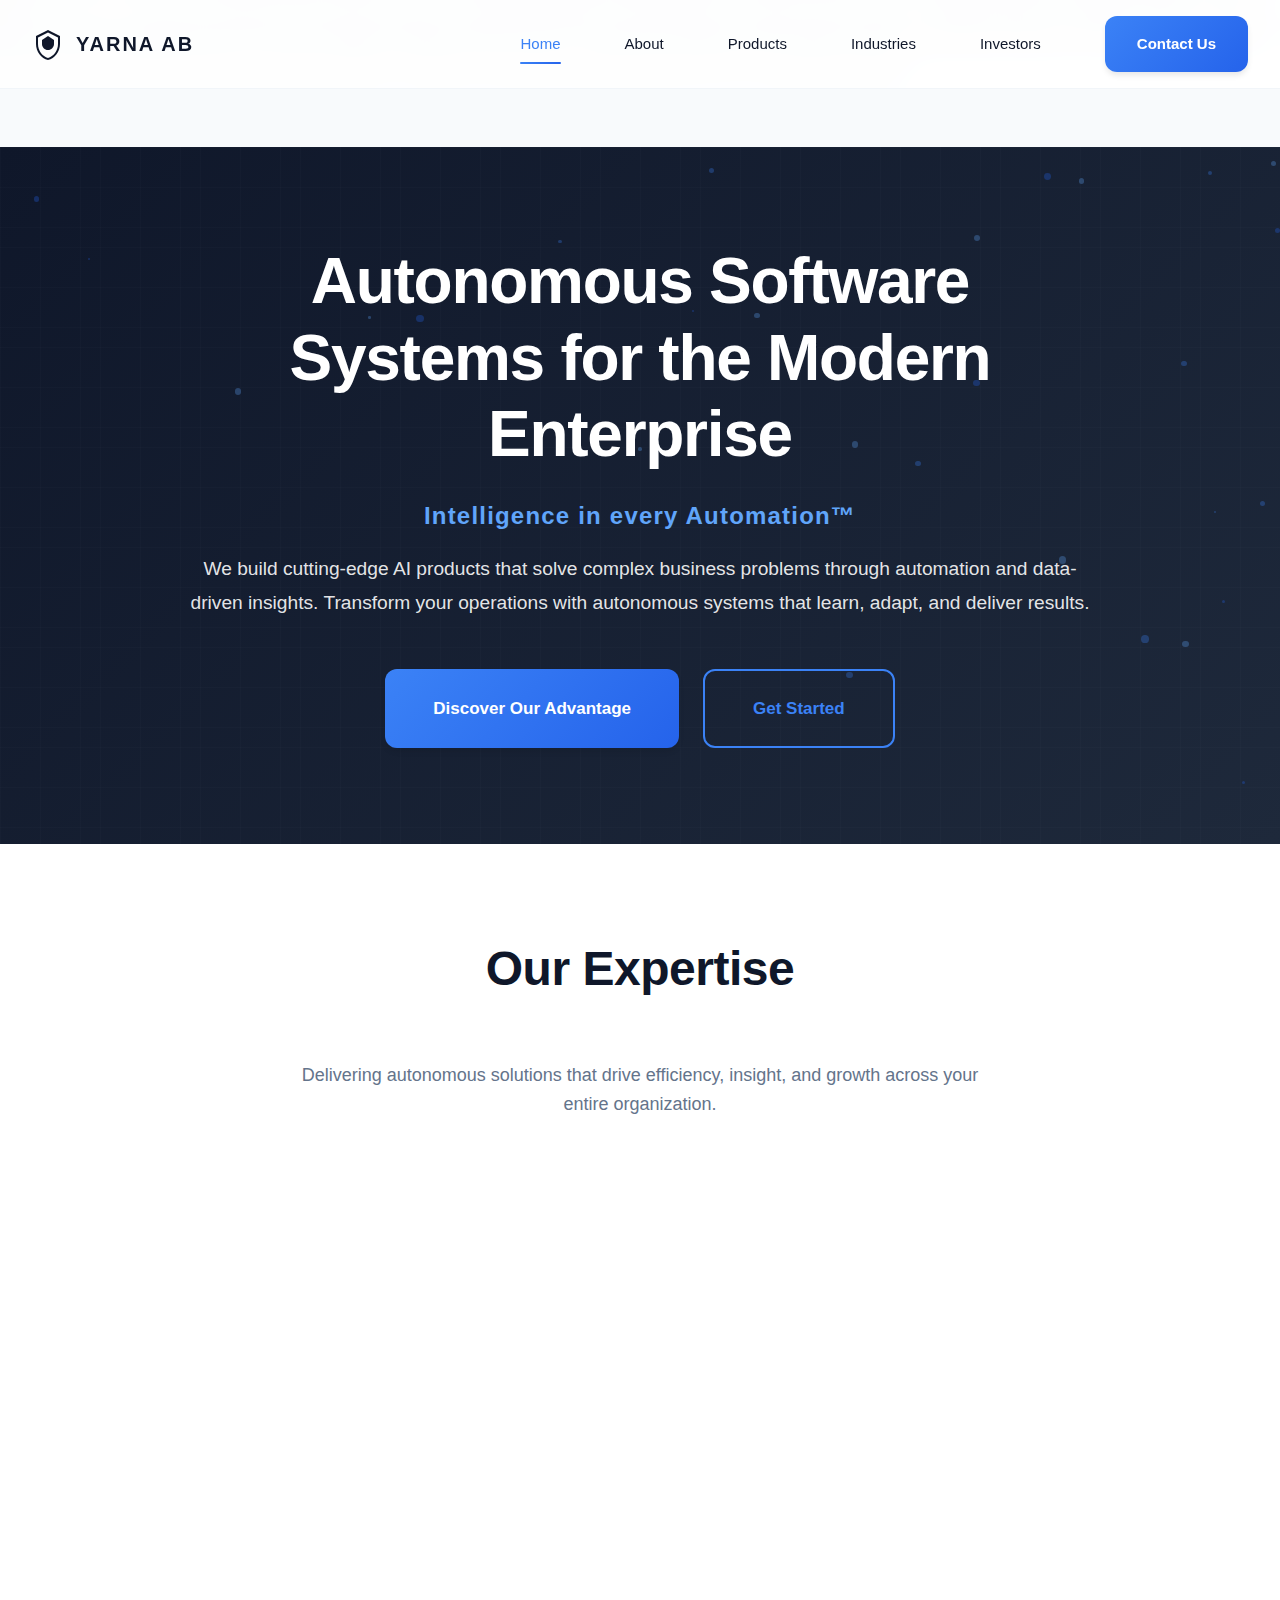
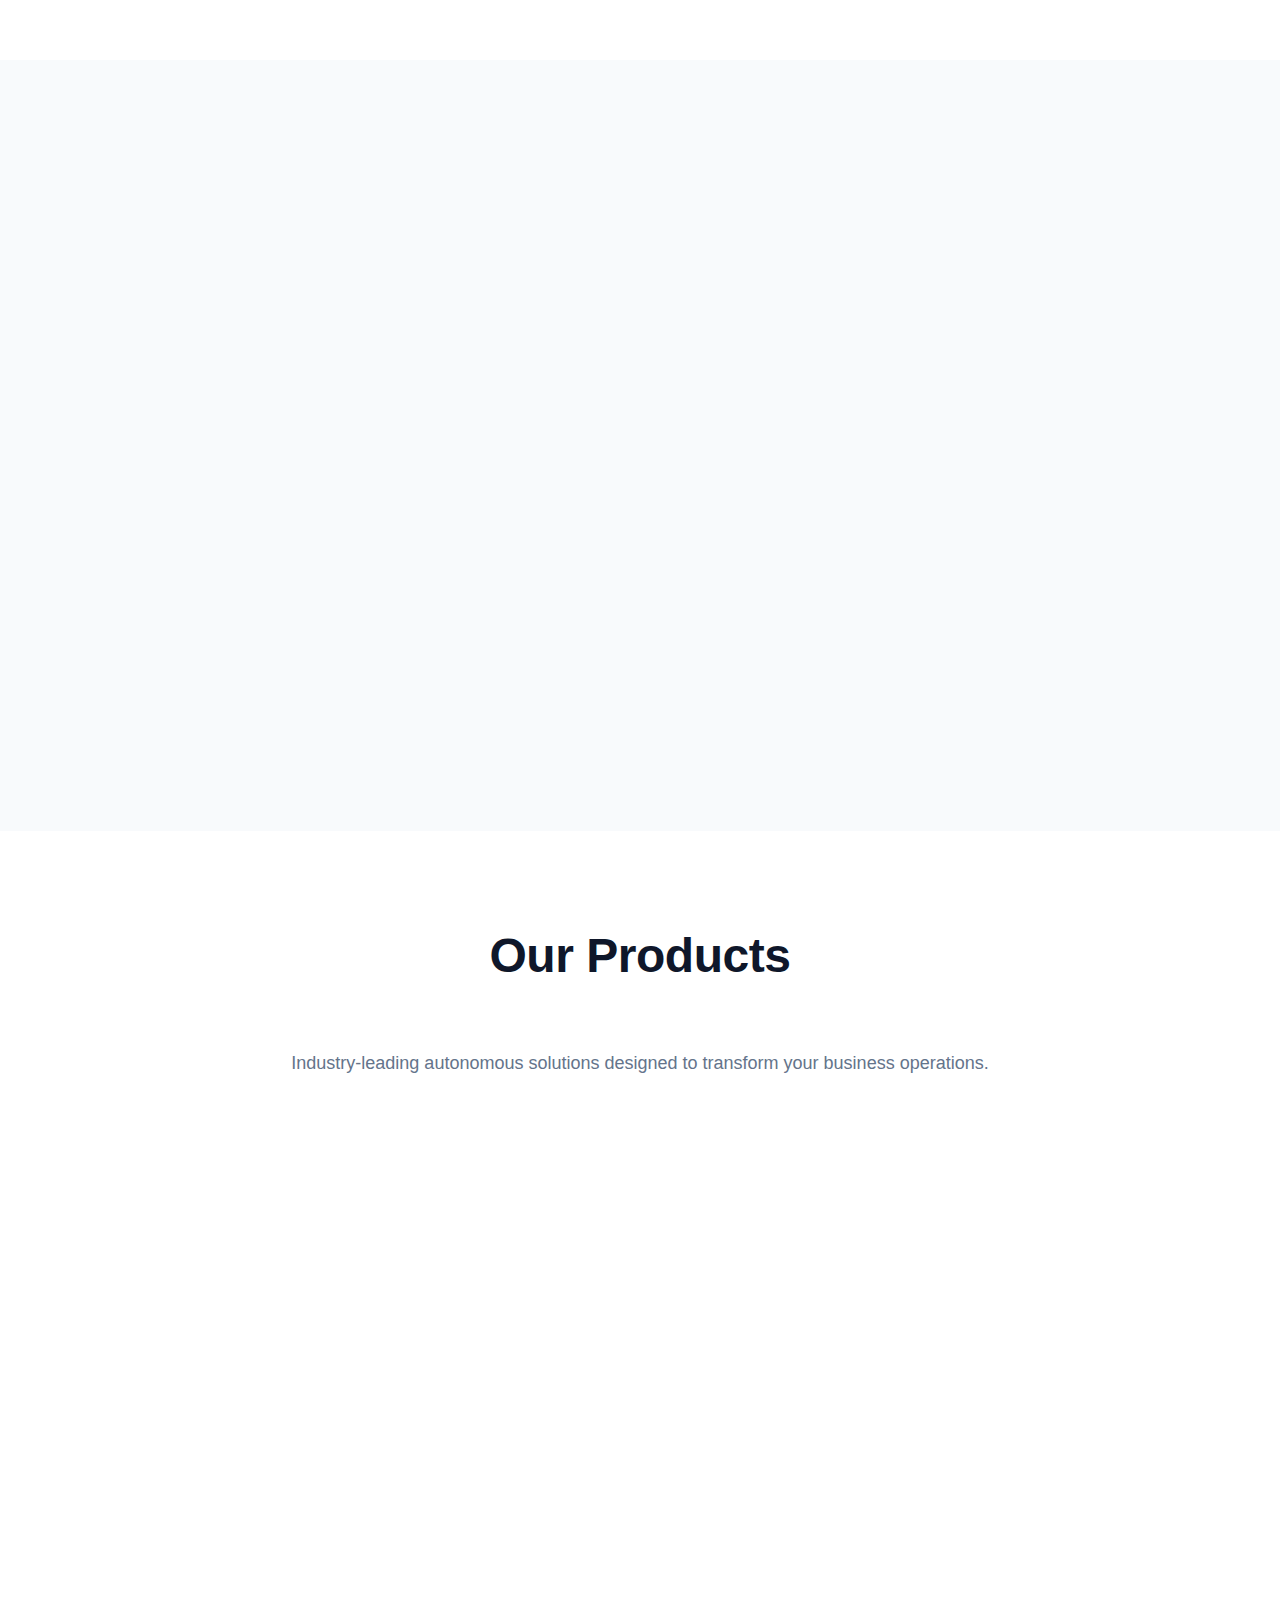
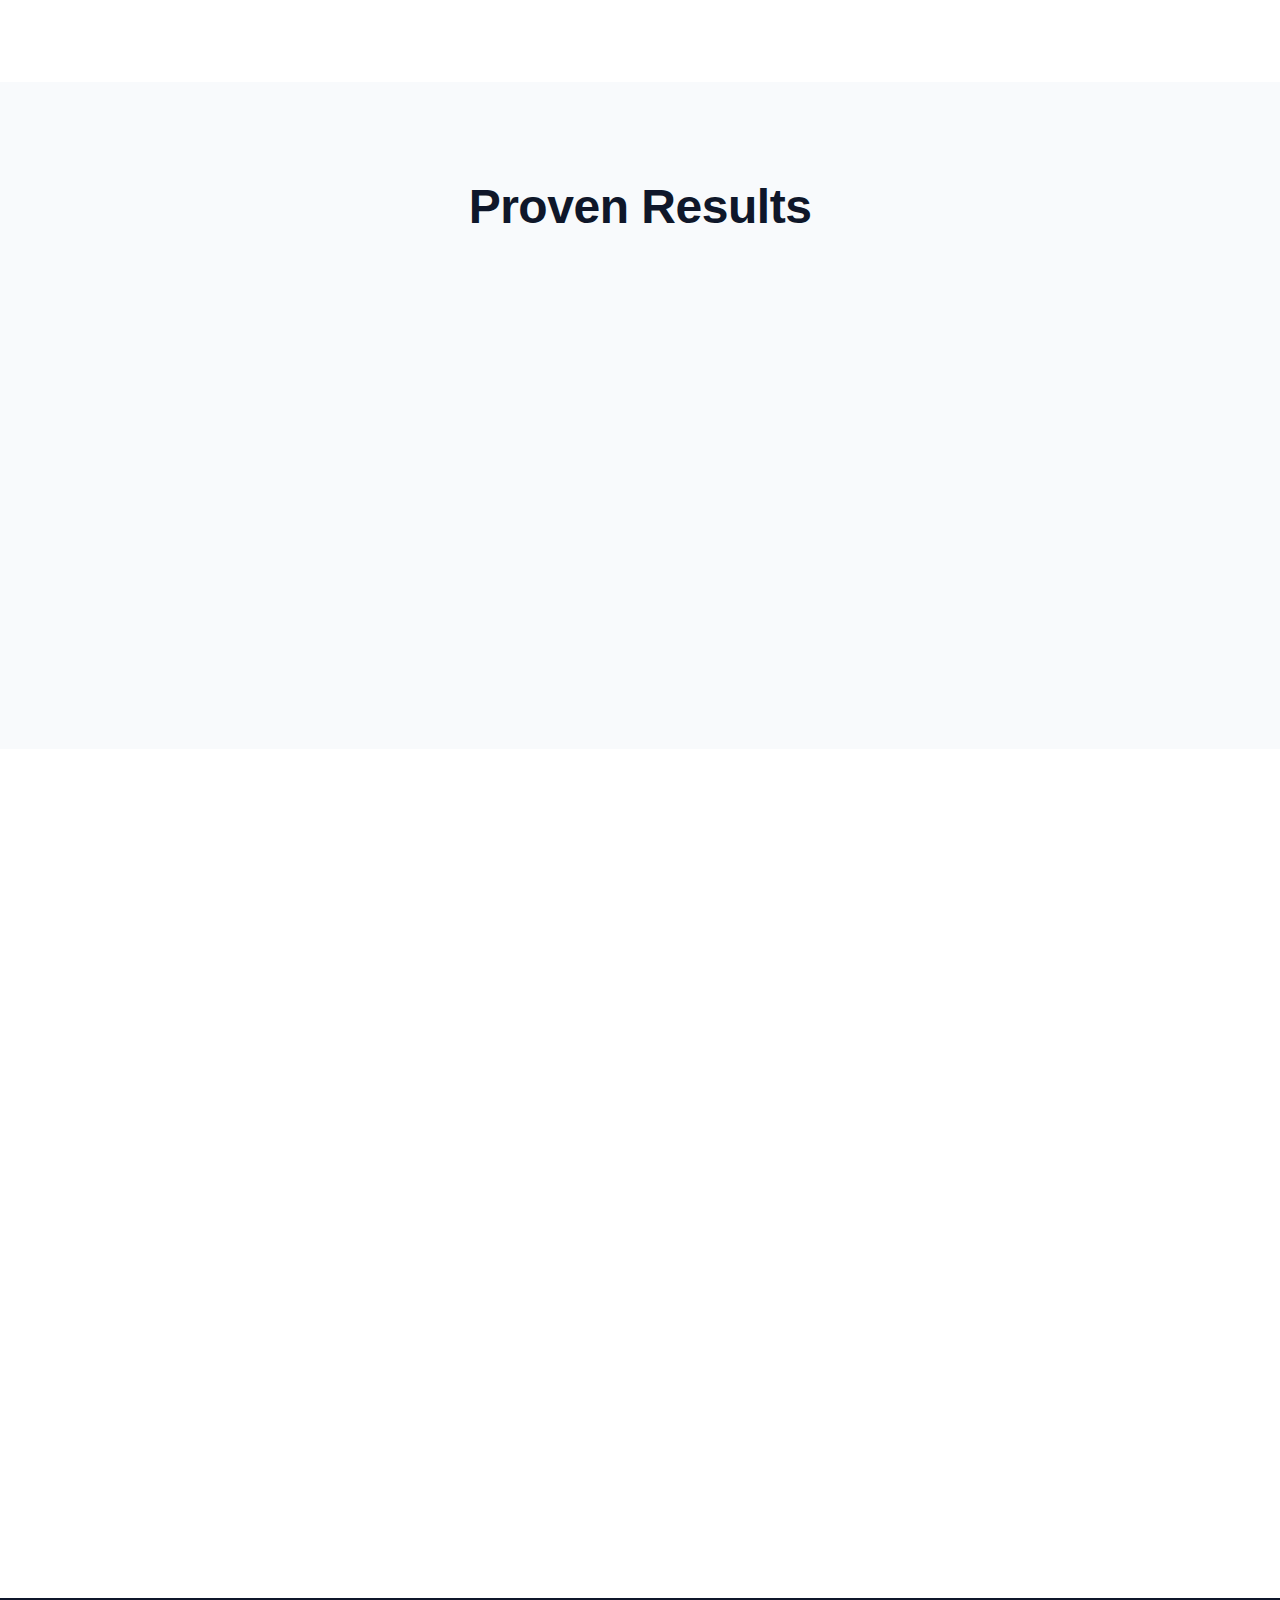
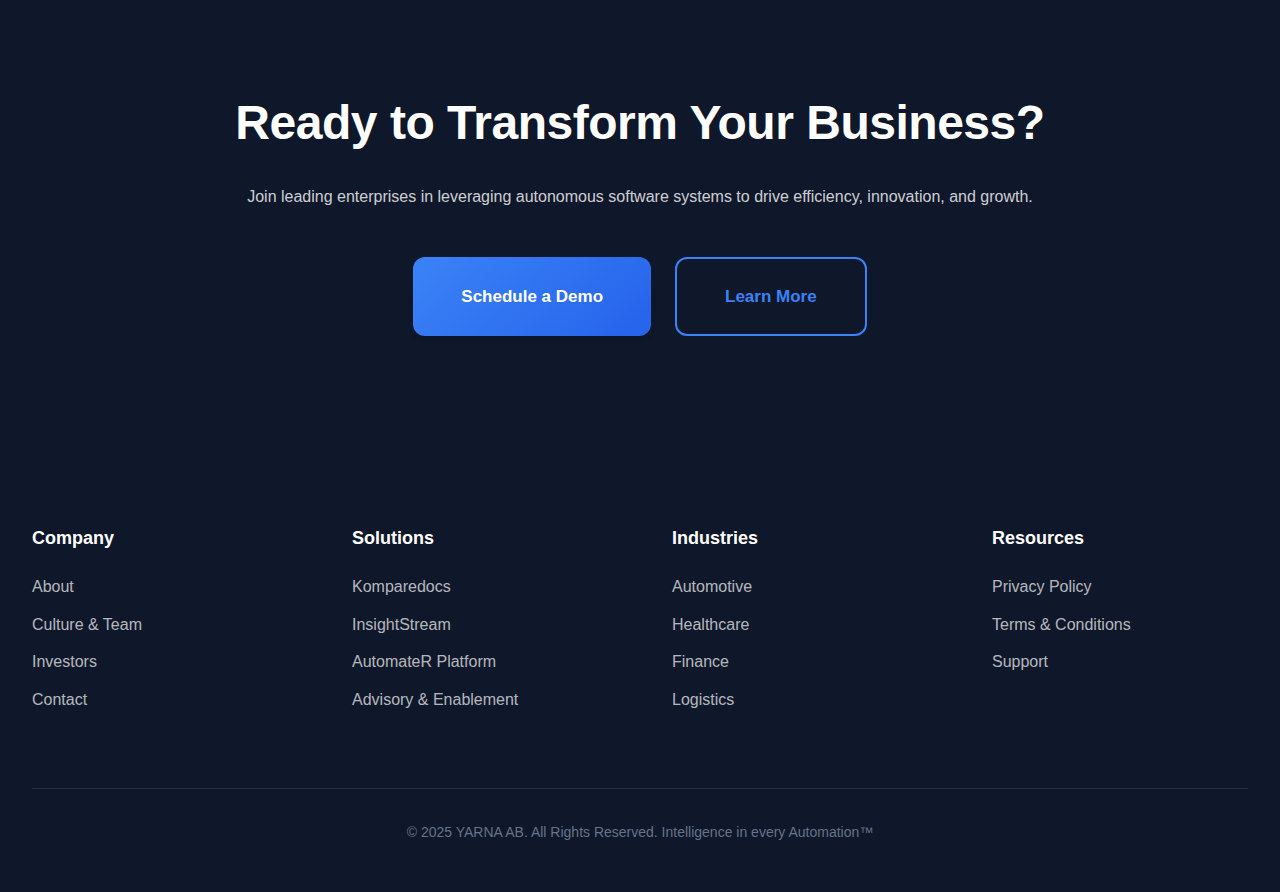
<file: index.html>
<!DOCTYPE html>
<html lang="en">
<head>
    <meta charset="UTF-8">
    <meta name="viewport" content="width=device-width, initial-scale=1.0">
    <meta name="description" content="YARNA AB - Leading autonomous software systems company. Intelligence in every Automation™">
    <title>YARNA AB - Autonomous Software Systems | Intelligence in every Automation™</title>
    <link rel="stylesheet" href="css/style.css">
</head>
<body>
    <!-- Header -->
    <header>
        <div class="container">
            <a href="index.html" class="logo">
                <div class="logo-icon">
                    <svg xmlns="http://www.w3.org/2000/svg" viewBox="0 0 32 32" fill="currentColor">
                        <path d="M16 2L4 8v8c0 7.5 5.2 14.5 12 16 6.8-1.5 12-8.5 12-16V8L16 2zm0 2.5l10 5v6.5c0 6.5-4.5 12.5-10 14-5.5-1.5-10-7.5-10-14V9.5l10-5zM16 8l-6 4v4c0 3.3 2.7 6 6 6s6-2.7 6-6v-4l-6-4z"/>
                    </svg>
                </div>
                YARNA AB
            </a>

            <button class="menu-toggle" aria-label="Toggle Menu">
                <span></span>
                <span></span>
                <span></span>
            </button>

            <nav>
                <ul class="nav-links">
                    <li><a href="index.html" class="nav-link active">Home</a></li>
                    <li><a href="about.html" class="nav-link">About</a></li>
                    <li><a href="products.html" class="nav-link">Products</a></li>
                    <li><a href="industries.html" class="nav-link">Industries</a></li>
                    <li><a href="investors.html" class="nav-link">Investors</a></li>
                </ul>
                <a href="contact.html" class="btn btn-primary">Contact Us</a>
            </nav>
        </div>
    </header>

    <!-- Ticker -->
    <div class="ticker-wrapper">
        <div class="ticker">
            <span class="ticker-item">95% Accuracy in AI Document Analysis</span>
            <span class="ticker-item">40% Average Increase in Operational Efficiency</span>
            <span class="ticker-item">80% Reduction in Manual Tasks</span>
            <span class="ticker-item">Industry-Leading Autonomous Software Systems</span>
            <span class="ticker-item">Trusted by Fortune 500 Companies</span>
            <span class="ticker-item">Real-Time AI Processing & Analytics</span>
            <!-- Duplicate for seamless loop -->
            <span class="ticker-item">95% Accuracy in AI Document Analysis</span>
            <span class="ticker-item">40% Average Increase in Operational Efficiency</span>
            <span class="ticker-item">80% Reduction in Manual Tasks</span>
            <span class="ticker-item">Industry-Leading Autonomous Software Systems</span>
            <span class="ticker-item">Trusted by Fortune 500 Companies</span>
            <span class="ticker-item">Real-Time AI Processing & Analytics</span>
        </div>
    </div>

    <!-- Hero Section -->
    <section class="hero">
        <div class="particles"></div>
        <div class="container">
            <div class="hero-content">
                <h1>Autonomous Software Systems for the Modern Enterprise</h1>
                <p class="tagline">Intelligence in every Automation™</p>
                <p class="lead">We build cutting-edge AI products that solve complex business problems through automation and data-driven insights. Transform your operations with autonomous systems that learn, adapt, and deliver results.</p>
                <div class="hero-actions">
                    <a href="about.html" class="btn btn-primary btn-lg">Discover Our Advantage</a>
                    <a href="contact.html" class="btn btn-outline btn-lg">Get Started</a>
                </div>
            </div>
        </div>
    </section>

    <!-- Expertise Section -->
    <section class="bg-white">
        <div class="container">
            <h2 class="section-title">Our Expertise</h2>
            <p class="section-subtitle">Delivering autonomous solutions that drive efficiency, insight, and growth across your entire organization.</p>

            <div class="grid grid-3">
                <div class="card scroll-animate">
                    <div class="card-icon">
                        <svg xmlns="http://www.w3.org/2000/svg" viewBox="0 0 24 24" fill="none" stroke="currentColor" stroke-width="2">
                            <rect x="4" y="4" width="16" height="16" rx="2"/>
                            <rect x="9" y="9" width="6" height="6"/>
                            <line x1="9" y1="1" x2="9" y2="4"/>
                            <line x1="15" y1="1" x2="15" y2="4"/>
                            <line x1="9" y1="20" x2="9" y2="23"/>
                            <line x1="15" y1="20" x2="15" y2="23"/>
                        </svg>
                    </div>
                    <h3>AI & Machine Learning</h3>
                    <p>Developing intelligent systems that learn and adapt to your business needs, automating complex decision-making processes with unparalleled accuracy.</p>
                </div>

                <div class="card scroll-animate">
                    <div class="card-icon">
                        <svg xmlns="http://www.w3.org/2000/svg" viewBox="0 0 24 24" fill="none" stroke="currentColor" stroke-width="2">
                            <circle cx="12" cy="12" r="3"/>
                            <path d="M12 1v6m0 6v6M5.64 5.64l4.24 4.24m4.24 4.24l4.24 4.24m0-14.48l-4.24 4.24M9.88 14.12L5.64 18.36M1 12h6m6 0h6"/>
                        </svg>
                    </div>
                    <h3>Process Automation</h3>
                    <p>Streamlining your operations with smart automation solutions that eliminate repetitive tasks and free your team to focus on strategic initiatives.</p>
                </div>

                <div class="card scroll-animate">
                    <div class="card-icon">
                        <svg xmlns="http://www.w3.org/2000/svg" viewBox="0 0 24 24" fill="none" stroke="currentColor" stroke-width="2">
                            <path d="M3 3v18h18"/>
                            <path d="M18 17V9"/>
                            <path d="M13 17V5"/>
                            <path d="M8 17v-3"/>
                        </svg>
                    </div>
                    <h3>Data Analytics</h3>
                    <p>Turning your data into actionable insights with real-time analytics platforms that enable better, faster decision-making across your organization.</p>
                </div>
            </div>
        </div>
    </section>

    <!-- ROI Calculator Section -->
    <section class="bg-alt">
        <div class="container">
            <div class="comparison-section scroll-animate">
                <h2 class="text-center mb-4">Calculate Your AI Advantage</h2>
                <p class="text-center mb-5">See the tangible impact of AI-driven automation. Adjust the sliders to estimate your potential savings.</p>

                <div class="comparison-grid">
                    <div>
                        <div class="range-group">
                            <div class="range-label">
                                <span>Number of Employees on Repetitive Tasks</span>
                                <span class="range-value" id="employees-value">10</span>
                            </div>
                            <input type="range" class="range-input" id="employees" min="1" max="100" value="10">
                        </div>

                        <div class="range-group">
                            <div class="range-label">
                                <span>Hours/Week Spent per Employee</span>
                                <span class="range-value" id="hours-value">8</span>
                            </div>
                            <input type="range" class="range-input" id="hours" min="1" max="40" value="8">
                        </div>

                        <div class="range-group">
                            <div class="range-label">
                                <span>Average Hourly Cost</span>
                                <span class="range-value" id="cost-value">$30</span>
                            </div>
                            <input type="range" class="range-input" id="cost" min="10" max="200" value="30">
                        </div>
                    </div>

                    <div class="calculator-display">
                        <div class="calculator-label">Estimated Annual Savings</div>
                        <div class="calculator-value" id="savings-display">$0</div>
                    </div>
                </div>
            </div>
        </div>
    </section>

    <!-- Products Section -->
    <section class="bg-white">
        <div class="container">
            <h2 class="section-title">Our Products</h2>
            <p class="section-subtitle">Industry-leading autonomous solutions designed to transform your business operations.</p>

            <div class="grid grid-3">
                <div class="feature-card scroll-animate">
                    <div class="card-icon">
                        <svg xmlns="http://www.w3.org/2000/svg" viewBox="0 0 24 24" fill="none" stroke="currentColor" stroke-width="2">
                            <path d="M14 2H6a2 2 0 0 0-2 2v16a2 2 0 0 0 2 2h12a2 2 0 0 0 2-2V8z"/>
                            <polyline points="14 2 14 8 20 8"/>
                            <line x1="9" y1="15" x2="15" y2="15"/>
                            <line x1="9" y1="11" x2="15" y2="11"/>
                        </svg>
                    </div>
                    <h3>Komparedocs</h3>
                    <p>AI-powered tool for intelligent document comparison and analysis. Goes beyond text matching to understand context and semantics.</p>
                    <a href="products.html" class="btn btn-outline mt-3">Learn More</a>
                </div>

                <div class="feature-card scroll-animate">
                    <div class="card-icon">
                        <svg xmlns="http://www.w3.org/2000/svg" viewBox="0 0 24 24" fill="none" stroke="currentColor" stroke-width="2">
                            <polyline points="23 6 13.5 15.5 8.5 10.5 1 18"/>
                            <polyline points="17 6 23 6 23 12"/>
                        </svg>
                    </div>
                    <h3>InsightStream</h3>
                    <p>Real-time data analytics platform that turns your data into a stream of actionable insights with predictive capabilities.</p>
                    <a href="products.html" class="btn btn-outline mt-3">Learn More</a>
                </div>

                <div class="feature-card scroll-animate">
                    <div class="card-icon">
                        <svg xmlns="http://www.w3.org/2000/svg" viewBox="0 0 24 24" fill="none" stroke="currentColor" stroke-width="2">
                            <rect x="3" y="11" width="18" height="10" rx="2"/>
                            <circle cx="12" cy="5" r="2"/>
                            <path d="M12 7v4"/>
                            <line x1="8" y1="16" x2="8" y2="16"/>
                            <line x1="16" y1="16" x2="16" y2="16"/>
                        </svg>
                    </div>
                    <h3>AutomateR</h3>
                    <p>No-code platform for building and deploying enterprise-grade automation workflows that integrate seamlessly with your systems.</p>
                    <a href="products.html" class="btn btn-outline mt-3">Learn More</a>
                </div>
            </div>
        </div>
    </section>

    <!-- Impact Statistics -->
    <section class="bg-alt">
        <div class="container">
            <h2 class="section-title">Proven Results</h2>
            <div class="stats">
                <div class="stat-item scroll-animate">
                    <span class="stat-number" data-target="40" data-suffix="%">0%</span>
                    <p class="stat-label">Average Increase in<br>Operational Efficiency</p>
                </div>
                <div class="stat-item scroll-animate">
                    <span class="stat-number" data-target="60" data-suffix="%">0%</span>
                    <p class="stat-label">Reduction in Manual<br>Data Entry Errors</p>
                </div>
                <div class="stat-item scroll-animate">
                    <span class="stat-number" data-target="95" data-suffix="%">0%</span>
                    <p class="stat-label">Accuracy in Document<br>Anomaly Detection</p>
                </div>
            </div>
        </div>
    </section>

    <!-- Comparison Section -->
    <section class="bg-white">
        <div class="container">
            <div class="comparison-section scroll-animate">
                <div class="comparison-grid">
                    <div>
                        <h2>Comparative Impact of AI Acceleration</h2>
                        <p>See how augmenting core operations with machine intelligence streamlines throughput, boosts accuracy, and frees teams to focus on strategy instead of repetitive tasks.</p>
                        <ul class="comparison-list">
                            <li><strong>Manual process</strong> <span>72 hrs per roll-out</span></li>
                            <li><strong>AI-assisted orchestration</strong> <span>18 hrs per roll-out</span></li>
                            <li><strong>Quality drift</strong> <span>↓ 68% incidents</span></li>
                        </ul>
                    </div>
                    <div>
                        <div class="metric-bar">
                            <div class="metric-label">
                                <strong>Manual workflow</strong>
                                <span>72 hrs</span>
                            </div>
                            <div class="bar-container">
                                <div class="bar-fill" data-width="45%"></div>
                            </div>
                        </div>
                        <div class="metric-bar">
                            <div class="metric-label">
                                <strong>AI-orchestrated delivery</strong>
                                <span>18 hrs</span>
                            </div>
                            <div class="bar-container">
                                <div class="bar-fill" data-width="82%"></div>
                            </div>
                        </div>
                        <div class="metric-bar">
                            <div class="metric-label">
                                <strong>Rework cycles</strong>
                                <span>3 iterations</span>
                            </div>
                            <div class="bar-container">
                                <div class="bar-fill" data-width="58%"></div>
                            </div>
                        </div>
                        <div class="comparison-note">
                            AI acceleration trims delivery cycles by up to 75% while sustaining quality and reducing operational overhead.
                        </div>
                    </div>
                </div>
            </div>
        </div>
    </section>

    <!-- CTA Section -->
    <section class="bg-dark">
        <div class="container text-center">
            <h2 class="mb-4">Ready to Transform Your Business?</h2>
            <p class="lead mb-5">Join leading enterprises in leveraging autonomous software systems to drive efficiency, innovation, and growth.</p>
            <div class="hero-actions">
                <a href="contact.html" class="btn btn-primary btn-lg">Schedule a Demo</a>
                <a href="about.html" class="btn btn-outline btn-lg">Learn More</a>
            </div>
        </div>
    </section>

    <!-- Footer -->
    <footer>
        <div class="container">
            <div class="footer-grid">
                <div class="footer-section">
                    <h5>Company</h5>
                    <ul class="footer-links">
                        <li><a href="about.html">About</a></li>
                        <li><a href="about.html">Culture & Team</a></li>
                        <li><a href="investors.html">Investors</a></li>
                        <li><a href="contact.html">Contact</a></li>
                    </ul>
                </div>
                <div class="footer-section">
                    <h5>Solutions</h5>
                    <ul class="footer-links">
                        <li><a href="products.html">Komparedocs</a></li>
                        <li><a href="products.html">InsightStream</a></li>
                        <li><a href="products.html">AutomateR Platform</a></li>
                        <li><a href="industries.html">Advisory & Enablement</a></li>
                    </ul>
                </div>
                <div class="footer-section">
                    <h5>Industries</h5>
                    <ul class="footer-links">
                        <li><a href="industries.html">Automotive</a></li>
                        <li><a href="industries.html">Healthcare</a></li>
                        <li><a href="industries.html">Finance</a></li>
                        <li><a href="industries.html">Logistics</a></li>
                    </ul>
                </div>
                <div class="footer-section">
                    <h5>Resources</h5>
                    <ul class="footer-links">
                        <li><a href="privacy.html">Privacy Policy</a></li>
                        <li><a href="terms.html">Terms & Conditions</a></li>
                        <li><a href="contact.html">Support</a></li>
                    </ul>
                </div>
            </div>
            <div class="footer-bottom">
                <p>&copy; 2025 YARNA AB. All Rights Reserved. Intelligence in every Automation™</p>
            </div>
        </div>
    </footer>

    <script src="js/logger.js"></script>
    <script src="js/icons.js"></script>
    <script src="js/main.js"></script>
</body>
</html>
</file>
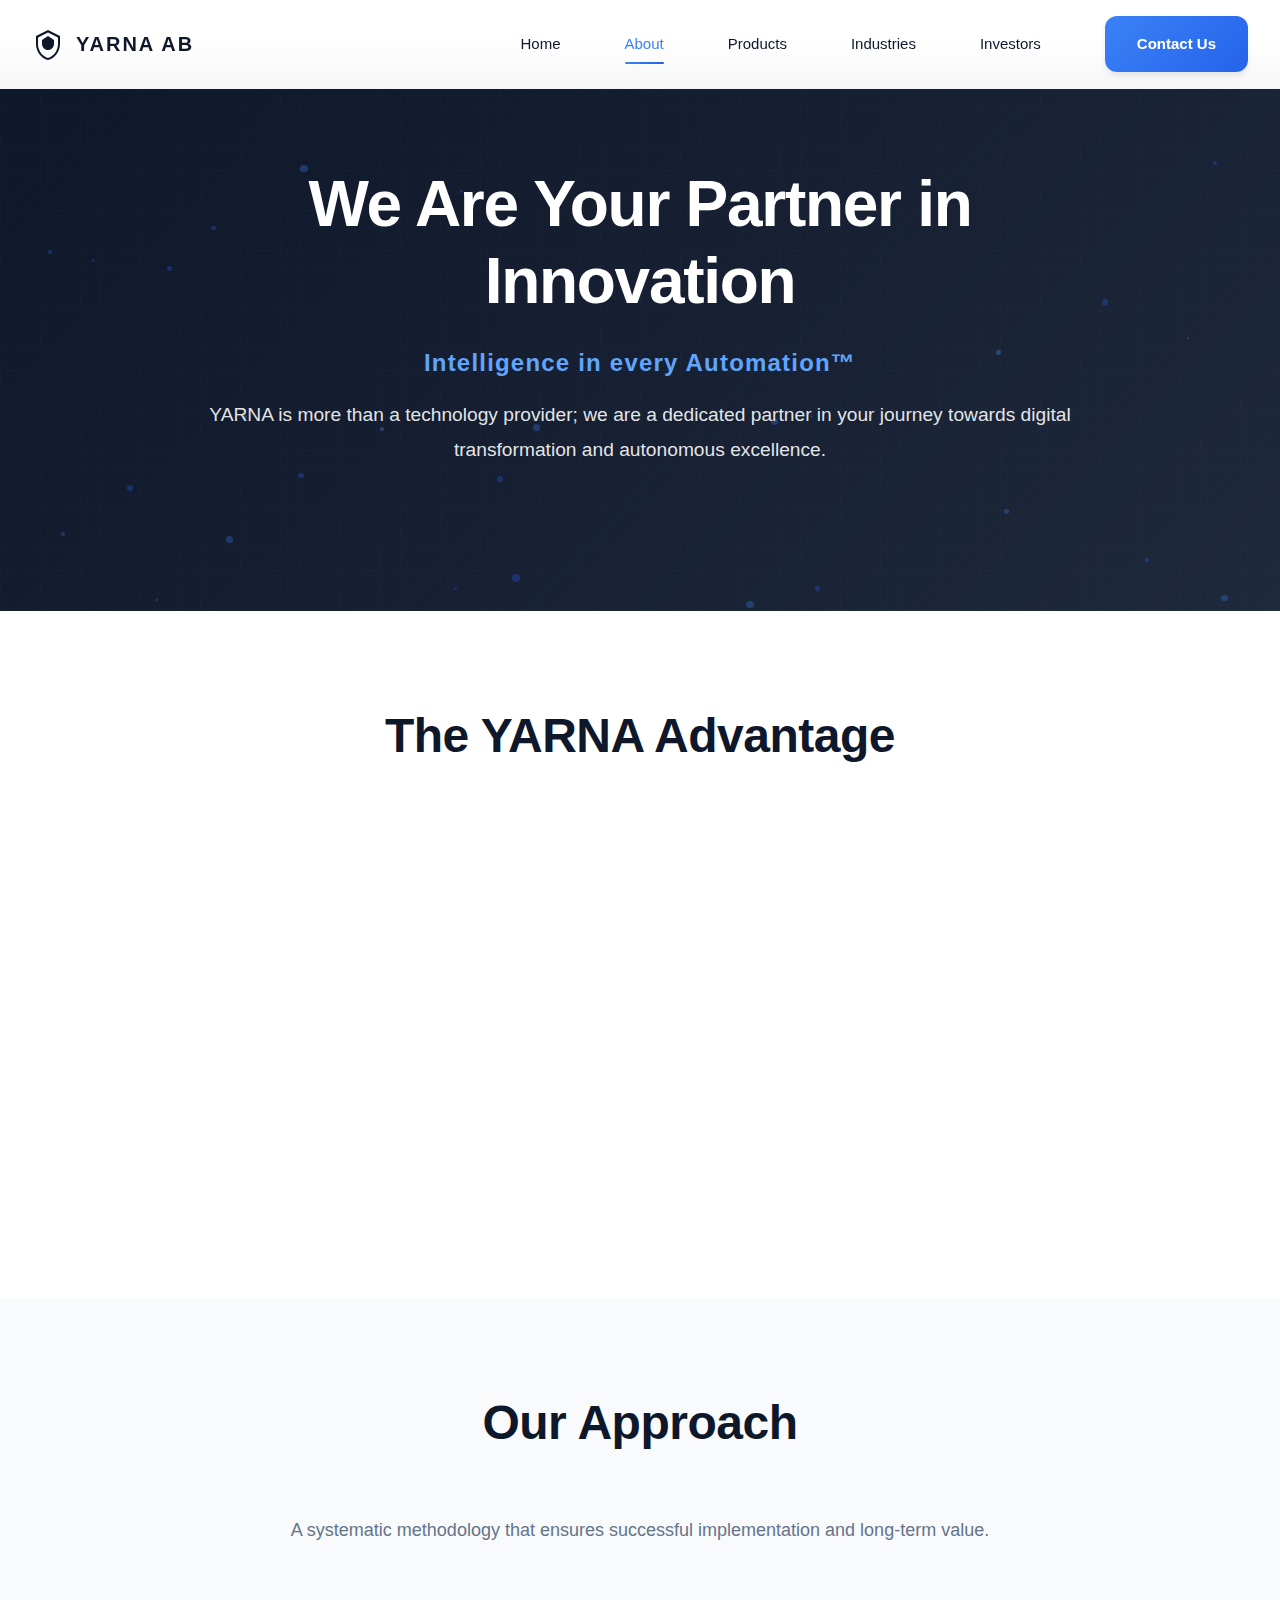
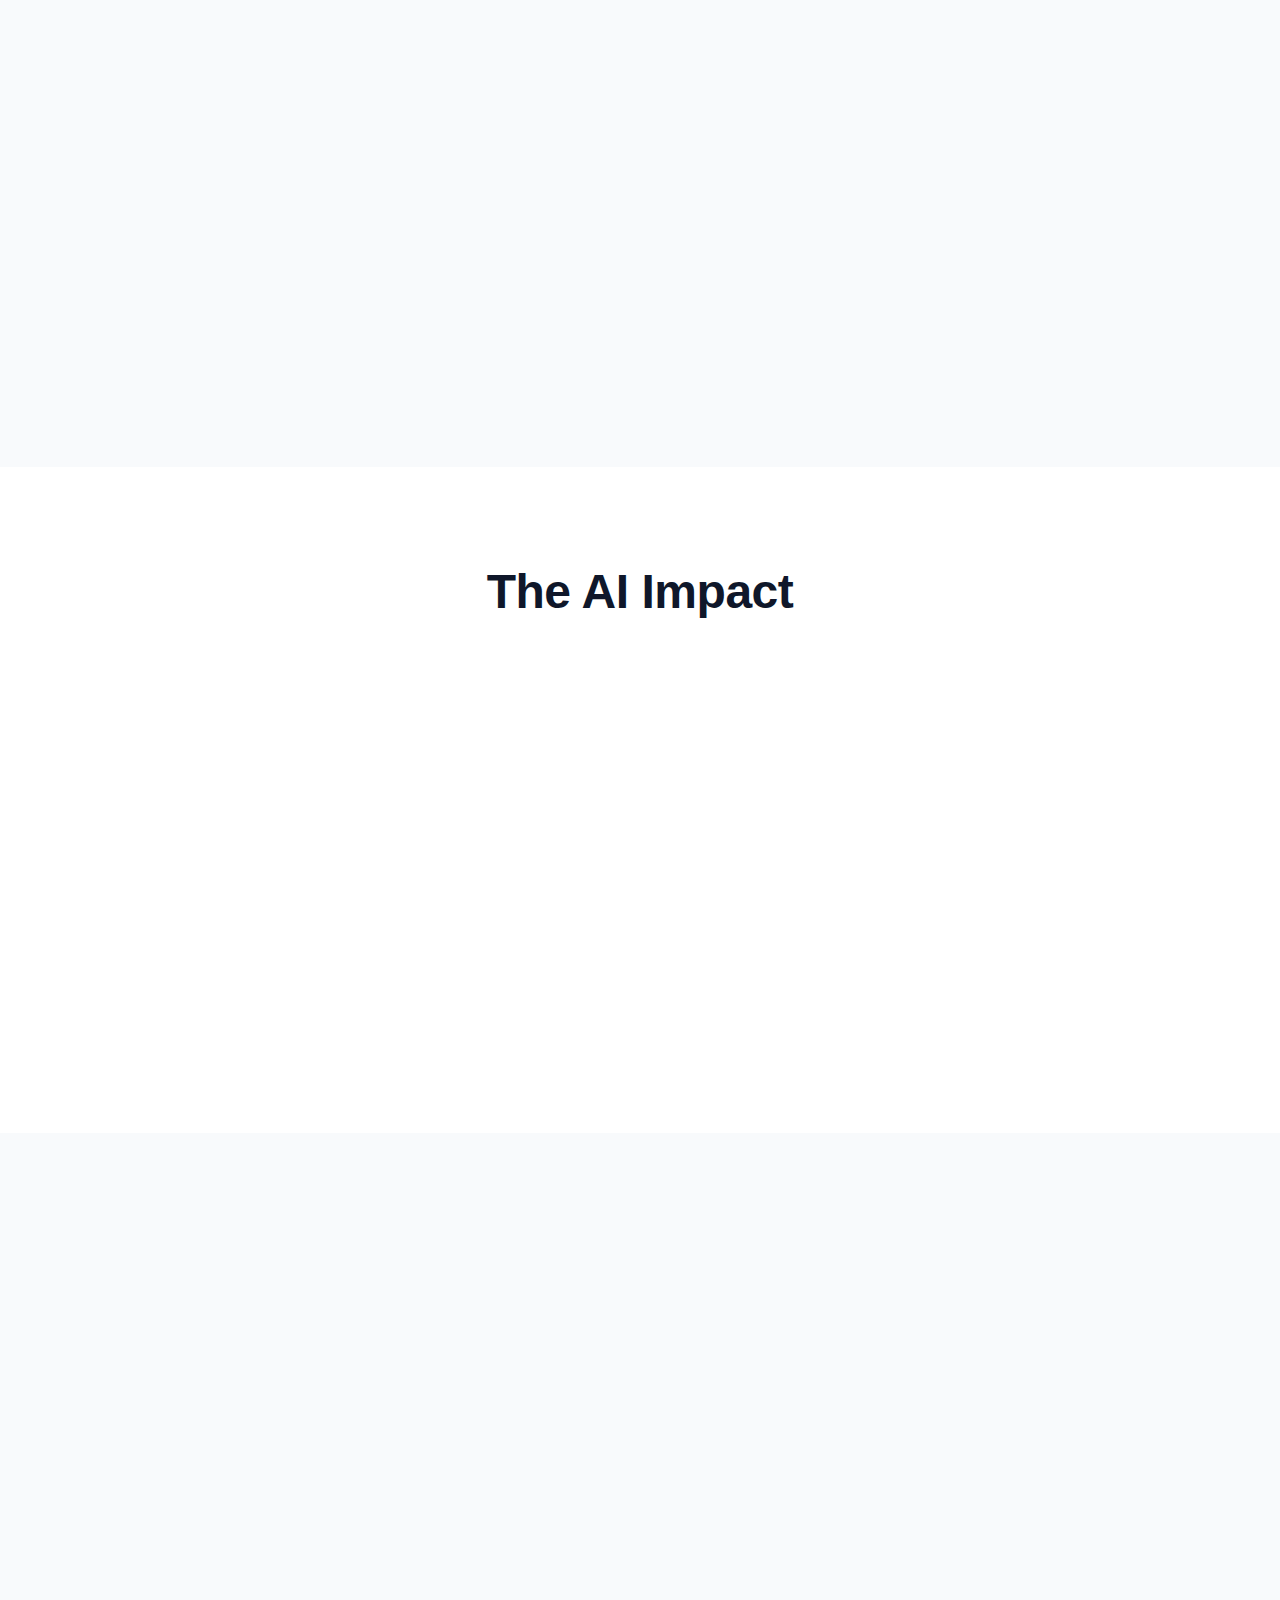
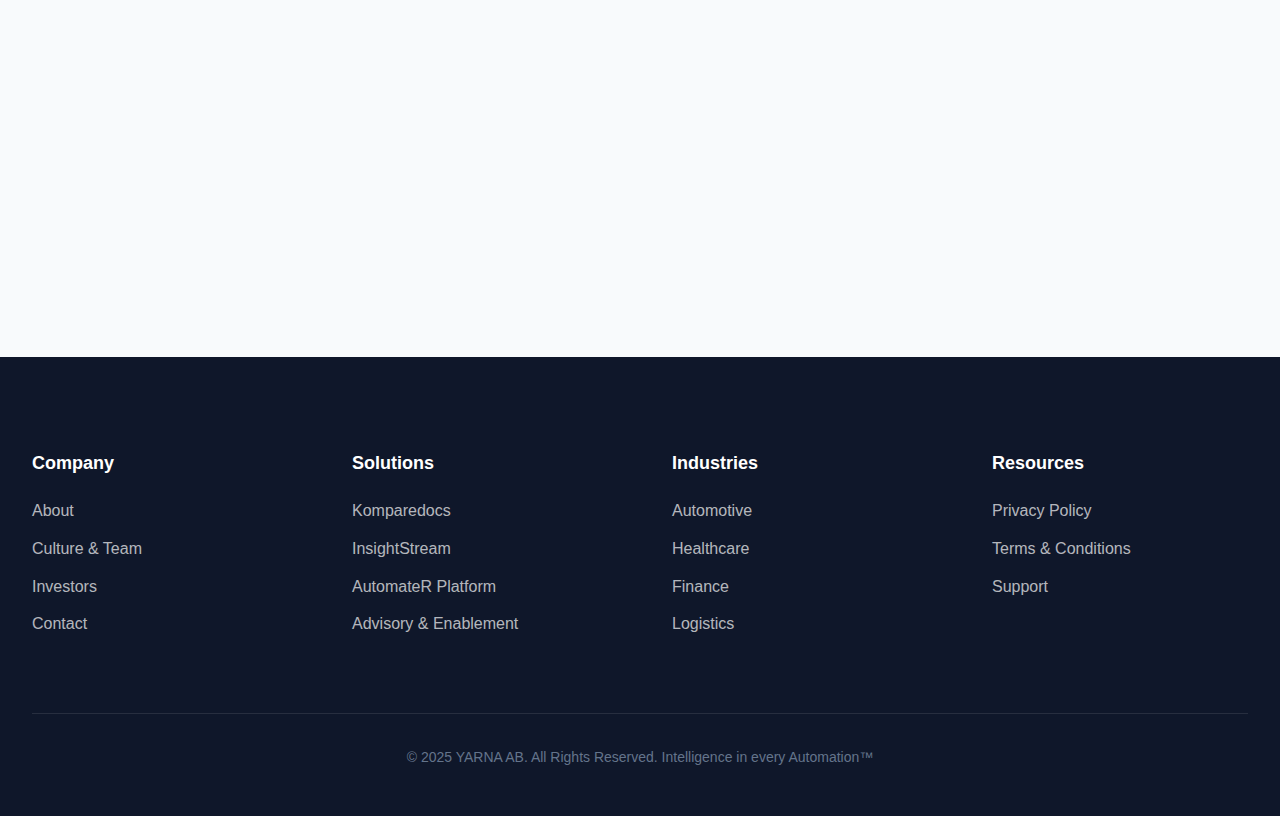
<file: about.html>
<!DOCTYPE html>
<html lang="en">
<head>
    <meta charset="UTF-8">
    <meta name="viewport" content="width=device-width, initial-scale=1.0">
    <meta name="description" content="About YARNA AB - Leaders in autonomous software systems and AI innovation">
    <title>About YARNA AB | Intelligence in every Automation™</title>
    <link rel="stylesheet" href="css/style.css">
</head>
<body>
    <!-- Header -->
    <header>
        <div class="container">
            <a href="index.html" class="logo">
                <div class="logo-icon">
                    <svg xmlns="http://www.w3.org/2000/svg" viewBox="0 0 32 32" fill="currentColor">
                        <path d="M16 2L4 8v8c0 7.5 5.2 14.5 12 16 6.8-1.5 12-8.5 12-16V8L16 2zm0 2.5l10 5v6.5c0 6.5-4.5 12.5-10 14-5.5-1.5-10-7.5-10-14V9.5l10-5zM16 8l-6 4v4c0 3.3 2.7 6 6 6s6-2.7 6-6v-4l-6-4z"/>
                    </svg>
                </div>
                YARNA AB
            </a>

            <button class="menu-toggle" aria-label="Toggle Menu">
                <span></span>
                <span></span>
                <span></span>
            </button>

            <nav>
                <ul class="nav-links">
                    <li><a href="index.html" class="nav-link">Home</a></li>
                    <li><a href="about.html" class="nav-link active">About</a></li>
                    <li><a href="products.html" class="nav-link">Products</a></li>
                    <li><a href="industries.html" class="nav-link">Industries</a></li>
                    <li><a href="investors.html" class="nav-link">Investors</a></li>
                </ul>
                <a href="contact.html" class="btn btn-primary">Contact Us</a>
            </nav>
        </div>
    </header>

    <!-- Hero Section -->
    <section class="hero">
        <div class="particles"></div>
        <div class="container">
            <div class="hero-content">
                <h1>We Are Your Partner in Innovation</h1>
                <p class="tagline">Intelligence in every Automation™</p>
                <p class="lead">YARNA is more than a technology provider; we are a dedicated partner in your journey towards digital transformation and autonomous excellence.</p>
            </div>
        </div>
    </section>

    <!-- Advantage Section -->
    <section class="bg-white">
        <div class="container">
            <h2 class="section-title">The YARNA Advantage</h2>
            <div class="grid grid-3">
                <div class="feature-card scroll-animate">
                    <div class="card-icon">
                        <svg xmlns="http://www.w3.org/2000/svg" viewBox="0 0 24 24" fill="none" stroke="currentColor" stroke-width="2">
                            <polyline points="23 6 13.5 15.5 8.5 10.5 1 18"/>
                            <polyline points="17 6 23 6 23 12"/>
                        </svg>
                    </div>
                    <h3>Drive Efficiency</h3>
                    <p>Reduce operational costs and manual errors by automating repetitive, time-consuming tasks with intelligent systems that work 24/7.</p>
                </div>

                <div class="feature-card scroll-animate">
                    <div class="card-icon">
                        <svg xmlns="http://www.w3.org/2000/svg" viewBox="0 0 24 24" fill="none" stroke="currentColor" stroke-width="2">
                            <path d="M12 2v2"/>
                            <path d="M12 20v2"/>
                            <path d="m4.93 4.93 1.41 1.41"/>
                            <path d="m17.66 17.66 1.41 1.41"/>
                            <path d="M2 12h2"/>
                            <path d="M20 12h2"/>
                            <circle cx="12" cy="12" r="5"/>
                        </svg>
                    </div>
                    <h3>Unlock Insights</h3>
                    <p>Make data-driven decisions with confidence by uncovering hidden patterns and trends in your data through advanced AI analytics.</p>
                </div>

                <div class="feature-card scroll-animate">
                    <div class="card-icon">
                        <svg xmlns="http://www.w3.org/2000/svg" viewBox="0 0 24 24" fill="none" stroke="currentColor" stroke-width="2">
                            <path d="M12 22s8-4 8-10V5l-8-3-8 3v7c0 6 8 10 8 10z"/>
                            <path d="M9 12l2 2 4-4"/>
                        </svg>
                    </div>
                    <h3>Future-Proof Your Business</h3>
                    <p>Gain a competitive edge by integrating cutting-edge AI technology into your core strategy and operations.</p>
                </div>
            </div>
        </div>
    </section>

    <!-- Approach Section -->
    <section class="bg-alt">
        <div class="container">
            <h2 class="section-title">Our Approach</h2>
            <p class="section-subtitle">A systematic methodology that ensures successful implementation and long-term value.</p>

            <div class="grid grid-3">
                <div class="card scroll-animate">
                    <div class="card-icon">
                        <svg xmlns="http://www.w3.org/2000/svg" viewBox="0 0 24 24" fill="none" stroke="currentColor" stroke-width="2">
                            <circle cx="11" cy="11" r="8"/>
                            <path d="m21 21-4.35-4.35"/>
                        </svg>
                    </div>
                    <h4>1. Collaborative Discovery</h4>
                    <p>We start by understanding your unique challenges and goals to identify the most impactful opportunities for AI transformation.</p>
                </div>

                <div class="card scroll-animate">
                    <div class="card-icon">
                        <svg xmlns="http://www.w3.org/2000/svg" viewBox="0 0 24 24" fill="none" stroke="currentColor" stroke-width="2">
                            <circle cx="12" cy="12" r="10"/>
                            <circle cx="12" cy="12" r="6"/>
                            <circle cx="12" cy="12" r="2"/>
                        </svg>
                    </div>
                    <h4>2. Tailored Solutions</h4>
                    <p>We design and build custom AI models and automation workflows that are precisely tailored to your specific needs and objectives.</p>
                </div>

                <div class="card scroll-animate">
                    <div class="card-icon">
                        <svg xmlns="http://www.w3.org/2000/svg" viewBox="0 0 24 24" fill="none" stroke="currentColor" stroke-width="2">
                            <path d="M22 11.08V12a10 10 0 1 1-5.93-9.14"/>
                            <polyline points="22 4 12 14.01 9 11.01"/>
                        </svg>
                    </div>
                    <h4>3. Seamless Integration & Support</h4>
                    <p>We ensure our solutions integrate smoothly with your existing systems and provide continuous support for long-term success.</p>
                </div>
            </div>
        </div>
    </section>

    <!-- Impact Statistics -->
    <section class="bg-white">
        <div class="container">
            <h2 class="section-title">The AI Impact</h2>
            <div class="stats">
                <div class="stat-item scroll-animate">
                    <span class="stat-number" data-target="40" data-suffix="%">0%</span>
                    <p class="stat-label">Average Increase in<br>Operational Efficiency</p>
                </div>
                <div class="stat-item scroll-animate">
                    <span class="stat-number" data-target="60" data-suffix="%">0%</span>
                    <p class="stat-label">Reduction in Manual<br>Data Entry Errors</p>
                </div>
                <div class="stat-item scroll-animate">
                    <span class="stat-number" data-target="30" data-suffix="%">0%</span>
                    <p class="stat-label">Decrease in<br>Decision-Making Time</p>
                </div>
            </div>
        </div>
    </section>

    <!-- Comparison Section -->
    <section class="bg-alt">
        <div class="container">
            <div class="comparison-section scroll-animate">
                <div class="comparison-grid">
                    <div>
                        <h2>AI-Ready Culture vs Legacy Execution</h2>
                        <p>Our teams blend domain expertise with automation to create an adaptable operating rhythm where experimentation and rapid insight are the defaults.</p>
                        <ul class="comparison-list">
                            <li><strong>Manual onboarding</strong> <span>4 weeks to productivity</span></li>
                            <li><strong>AI knowledge base</strong> <span>1.5 weeks to productivity</span></li>
                            <li><strong>Cross-team alignment</strong> <span>↑ 2.3x collaboration</span></li>
                        </ul>
                    </div>
                    <div>
                        <div class="metric-bar">
                            <div class="metric-label">
                                <strong>Document-only training</strong>
                                <span>28 days</span>
                            </div>
                            <div class="bar-container">
                                <div class="bar-fill" data-width="38%"></div>
                            </div>
                        </div>
                        <div class="metric-bar">
                            <div class="metric-label">
                                <strong>Guided AI pathways</strong>
                                <span>10 days</span>
                            </div>
                            <div class="bar-container">
                                <div class="bar-fill" data-width="78%"></div>
                            </div>
                        </div>
                        <div class="metric-bar">
                            <div class="metric-label">
                                <strong>Feedback cycles</strong>
                                <span>Bi-weekly</span>
                            </div>
                            <div class="bar-container">
                                <div class="bar-fill" data-width="62%"></div>
                            </div>
                        </div>
                        <div class="comparison-note">
                            AI guides talent ramp-up and keeps cultural alignment continuously refreshed.
                        </div>
                    </div>
                </div>
            </div>
        </div>
    </section>

    <!-- Footer -->
    <footer>
        <div class="container">
            <div class="footer-grid">
                <div class="footer-section">
                    <h5>Company</h5>
                    <ul class="footer-links">
                        <li><a href="about.html">About</a></li>
                        <li><a href="about.html">Culture & Team</a></li>
                        <li><a href="investors.html">Investors</a></li>
                        <li><a href="contact.html">Contact</a></li>
                    </ul>
                </div>
                <div class="footer-section">
                    <h5>Solutions</h5>
                    <ul class="footer-links">
                        <li><a href="products.html">Komparedocs</a></li>
                        <li><a href="products.html">InsightStream</a></li>
                        <li><a href="products.html">AutomateR Platform</a></li>
                        <li><a href="industries.html">Advisory & Enablement</a></li>
                    </ul>
                </div>
                <div class="footer-section">
                    <h5>Industries</h5>
                    <ul class="footer-links">
                        <li><a href="industries.html">Automotive</a></li>
                        <li><a href="industries.html">Healthcare</a></li>
                        <li><a href="industries.html">Finance</a></li>
                        <li><a href="industries.html">Logistics</a></li>
                    </ul>
                </div>
                <div class="footer-section">
                    <h5>Resources</h5>
                    <ul class="footer-links">
                        <li><a href="privacy.html">Privacy Policy</a></li>
                        <li><a href="terms.html">Terms & Conditions</a></li>
                        <li><a href="contact.html">Support</a></li>
                    </ul>
                </div>
            </div>
            <div class="footer-bottom">
                <p>&copy; 2025 YARNA AB. All Rights Reserved. Intelligence in every Automation™</p>
            </div>
        </div>
    </footer>

    <script src="js/icons.js"></script>
    <script src="js/main.js"></script>
</body>
</html>
</file>
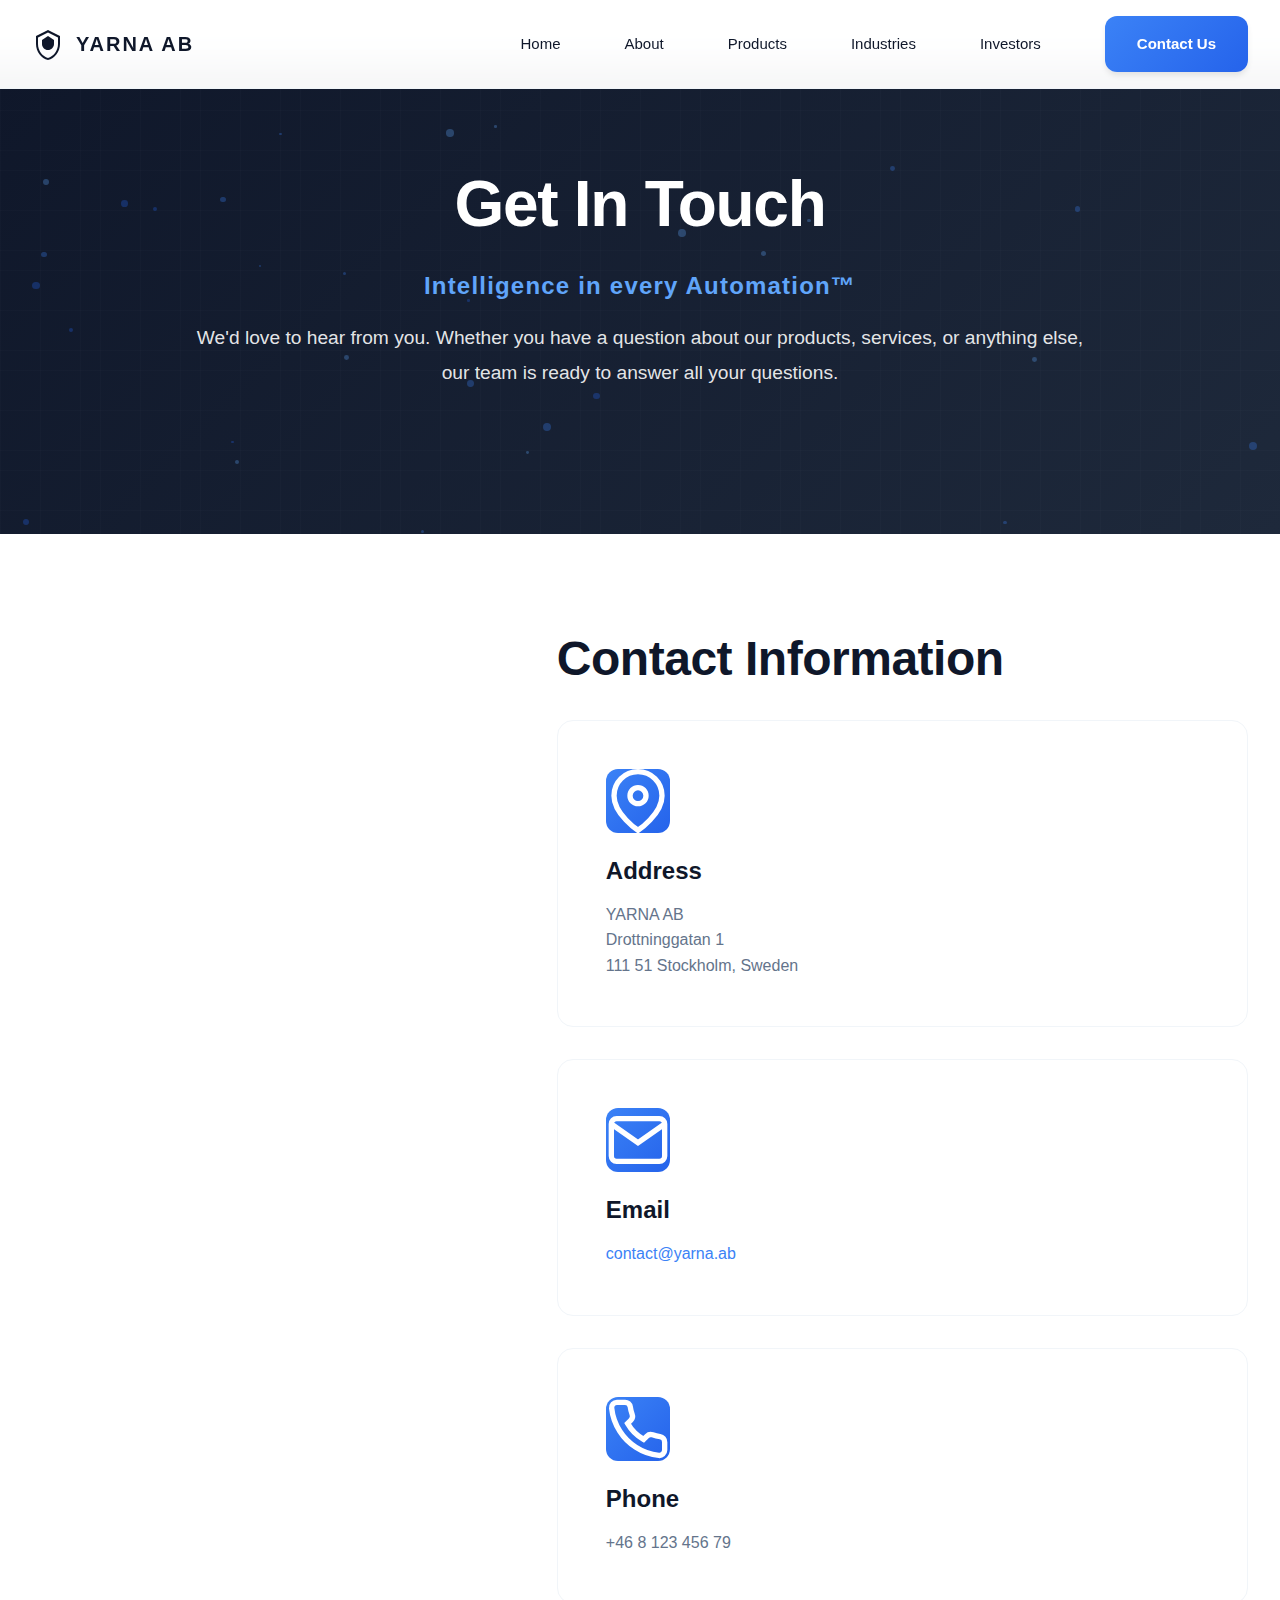
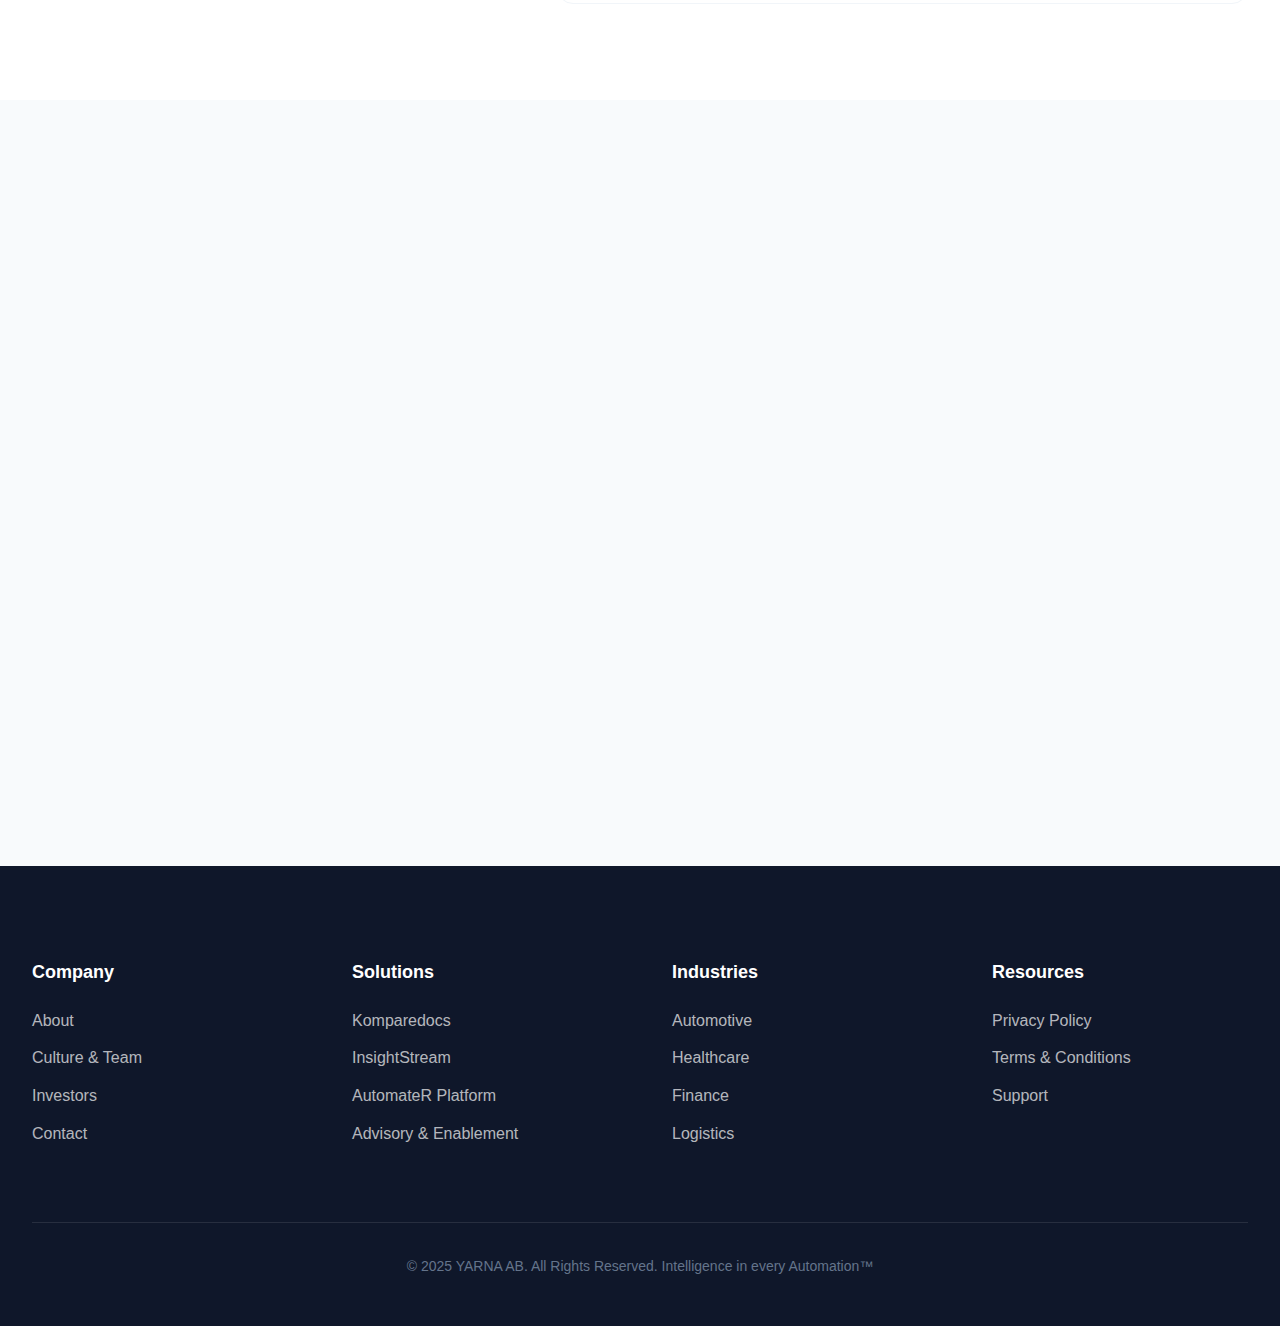
<file: contact.html>
<!DOCTYPE html>
<html lang="en">
<head>
    <meta charset="UTF-8">
    <meta name="viewport" content="width=device-width, initial-scale=1.0">
    <meta name="description" content="Contact YARNA AB - Get in touch with our team">
    <title>Contact Us | YARNA AB - Intelligence in every Automation™</title>
    <link rel="stylesheet" href="css/style.css">
</head>
<body>
    <header>
        <div class="container">
            <a href="index.html" class="logo">
                <div class="logo-icon">
                    <svg xmlns="http://www.w3.org/2000/svg" viewBox="0 0 32 32" fill="currentColor">
                        <path d="M16 2L4 8v8c0 7.5 5.2 14.5 12 16 6.8-1.5 12-8.5 12-16V8L16 2zm0 2.5l10 5v6.5c0 6.5-4.5 12.5-10 14-5.5-1.5-10-7.5-10-14V9.5l10-5zM16 8l-6 4v4c0 3.3 2.7 6 6 6s6-2.7 6-6v-4l-6-4z"/>
                    </svg>
                </div>
                YARNA AB
            </a>
            <button class="menu-toggle" aria-label="Toggle Menu">
                <span></span>
                <span></span>
                <span></span>
            </button>
            <nav>
                <ul class="nav-links">
                    <li><a href="index.html" class="nav-link">Home</a></li>
                    <li><a href="about.html" class="nav-link">About</a></li>
                    <li><a href="products.html" class="nav-link">Products</a></li>
                    <li><a href="industries.html" class="nav-link">Industries</a></li>
                    <li><a href="investors.html" class="nav-link">Investors</a></li>
                </ul>
                <a href="contact.html" class="btn btn-primary">Contact Us</a>
            </nav>
        </div>
    </header>

    <section class="hero">
        <div class="particles"></div>
        <div class="container">
            <div class="hero-content">
                <h1>Get In Touch</h1>
                <p class="tagline">Intelligence in every Automation™</p>
                <p class="lead">We'd love to hear from you. Whether you have a question about our products, services, or anything else, our team is ready to answer all your questions.</p>
            </div>
        </div>
    </section>

    <section class="bg-white">
        <div class="container">
            <div class="comparison-grid">
                <div class="scroll-animate">
                    <h2 class="mb-4">Send us a Message</h2>
                    <form>
                        <div class="form-group">
                            <label for="name" class="form-label">Full Name</label>
                            <input type="text" class="form-input" id="name" name="name" required>
                        </div>
                        <div class="form-group">
                            <label for="email" class="form-label">Email Address</label>
                            <input type="email" class="form-input" id="email" name="email" required>
                        </div>
                        <div class="form-group">
                            <label for="subject" class="form-label">Subject</label>
                            <input type="text" class="form-input" id="subject" name="subject" required>
                        </div>
                        <div class="form-group">
                            <label for="message" class="form-label">Message</label>
                            <textarea class="form-textarea" id="message" name="message" rows="5" required></textarea>
                        </div>
                        <button type="submit" class="btn btn-primary btn-lg w-full">Submit</button>
                    </form>
                </div>

                <div class="scroll-animate">
                    <h2 class="mb-4">Contact Information</h2>
                    <div class="card">
                        <div class="card-icon">
                            <svg xmlns="http://www.w3.org/2000/svg" viewBox="0 0 24 24" fill="none" stroke="currentColor" stroke-width="2">
                                <path d="M21 10c0 7-9 13-9 13s-9-6-9-13a9 9 0 0 1 18 0z"/>
                                <circle cx="12" cy="10" r="3"/>
                            </svg>
                        </div>
                        <h4>Address</h4>
                        <p>YARNA AB<br>Drottninggatan 1<br>111 51 Stockholm, Sweden</p>
                    </div>

                    <div class="card mt-4">
                        <div class="card-icon">
                            <svg xmlns="http://www.w3.org/2000/svg" viewBox="0 0 24 24" fill="none" stroke="currentColor" stroke-width="2">
                                <path d="M4 4h16c1.1 0 2 .9 2 2v12c0 1.1-.9 2-2 2H4c-1.1 0-2-.9-2-2V6c0-1.1.9-2 2-2z"/>
                                <polyline points="22,6 12,13 2,6"/>
                            </svg>
                        </div>
                        <h4>Email</h4>
                        <p><a href="mailto:contact@yarna.ab">contact@yarna.ab</a></p>
                    </div>

                    <div class="card mt-4">
                        <div class="card-icon">
                            <svg xmlns="http://www.w3.org/2000/svg" viewBox="0 0 24 24" fill="none" stroke="currentColor" stroke-width="2">
                                <path d="M22 16.92v3a2 2 0 0 1-2.18 2 19.79 19.79 0 0 1-8.63-3.07 19.5 19.5 0 0 1-6-6 19.79 19.79 0 0 1-3.07-8.67A2 2 0 0 1 4.11 2h3a2 2 0 0 1 2 1.72 12.84 12.84 0 0 0 .7 2.81 2 2 0 0 1-.45 2.11L8.09 9.91a16 16 0 0 0 6 6l1.27-1.27a2 2 0 0 1 2.11-.45 12.84 12.84 0 0 0 2.81.7A2 2 0 0 1 22 16.92z"/>
                            </svg>
                        </div>
                        <h4>Phone</h4>
                        <p>+46 8 123 456 79</p>
                    </div>
                </div>
            </div>
        </div>
    </section>

    <section class="bg-alt">
        <div class="container">
            <div class="comparison-section scroll-animate">
                <div class="comparison-grid">
                    <div>
                        <h2>Support Velocity Powered by AI</h2>
                        <p>AI-guided support blends automated triage with human expertise, delivering faster, more personalized interactions for every inquiry.</p>
                        <ul class="comparison-list">
                            <li><strong>Average manual response</strong> <span>14 hrs to first reply</span></li>
                            <li><strong>AI-prioritized response</strong> <span>2 hrs to first reply</span></li>
                            <li><strong>Resolution satisfaction</strong> <span>↑ 32% CSAT</span></li>
                        </ul>
                    </div>
                    <div>
                        <div class="metric-bar">
                            <div class="metric-label">
                                <strong>Manual queue</strong>
                                <span>14 hrs</span>
                            </div>
                            <div class="bar-container">
                                <div class="bar-fill" data-width="46%"></div>
                            </div>
                        </div>
                        <div class="metric-bar">
                            <div class="metric-label">
                                <strong>AI assist</strong>
                                <span>2 hrs</span>
                            </div>
                            <div class="bar-container">
                                <div class="bar-fill" data-width="90%"></div>
                            </div>
                        </div>
                        <div class="metric-bar">
                            <div class="metric-label">
                                <strong>Follow-up loops</strong>
                                <span>1.3 per ticket</span>
                            </div>
                            <div class="bar-container">
                                <div class="bar-fill" data-width="68%"></div>
                            </div>
                        </div>
                        <div class="comparison-note">
                            AI triage ensures teams focus on nuanced issues while customers get help instantly.
                        </div>
                    </div>
                </div>
            </div>
        </div>
    </section>

    <footer>
        <div class="container">
            <div class="footer-grid">
                <div class="footer-section">
                    <h5>Company</h5>
                    <ul class="footer-links">
                        <li><a href="about.html">About</a></li>
                        <li><a href="about.html">Culture & Team</a></li>
                        <li><a href="investors.html">Investors</a></li>
                        <li><a href="contact.html">Contact</a></li>
                    </ul>
                </div>
                <div class="footer-section">
                    <h5>Solutions</h5>
                    <ul class="footer-links">
                        <li><a href="products.html">Komparedocs</a></li>
                        <li><a href="products.html">InsightStream</a></li>
                        <li><a href="products.html">AutomateR Platform</a></li>
                        <li><a href="industries.html">Advisory & Enablement</a></li>
                    </ul>
                </div>
                <div class="footer-section">
                    <h5>Industries</h5>
                    <ul class="footer-links">
                        <li><a href="industries.html">Automotive</a></li>
                        <li><a href="industries.html">Healthcare</a></li>
                        <li><a href="industries.html">Finance</a></li>
                        <li><a href="industries.html">Logistics</a></li>
                    </ul>
                </div>
                <div class="footer-section">
                    <h5>Resources</h5>
                    <ul class="footer-links">
                        <li><a href="privacy.html">Privacy Policy</a></li>
                        <li><a href="terms.html">Terms & Conditions</a></li>
                        <li><a href="contact.html">Support</a></li>
                    </ul>
                </div>
            </div>
            <div class="footer-bottom">
                <p>&copy; 2025 YARNA AB. All Rights Reserved. Intelligence in every Automation™</p>
            </div>
        </div>
    </footer>

    <script src="js/logger.js"></script>
    <script src="js/icons.js"></script>
    <script src="js/main.js"></script>
</body>
</html>
</file>
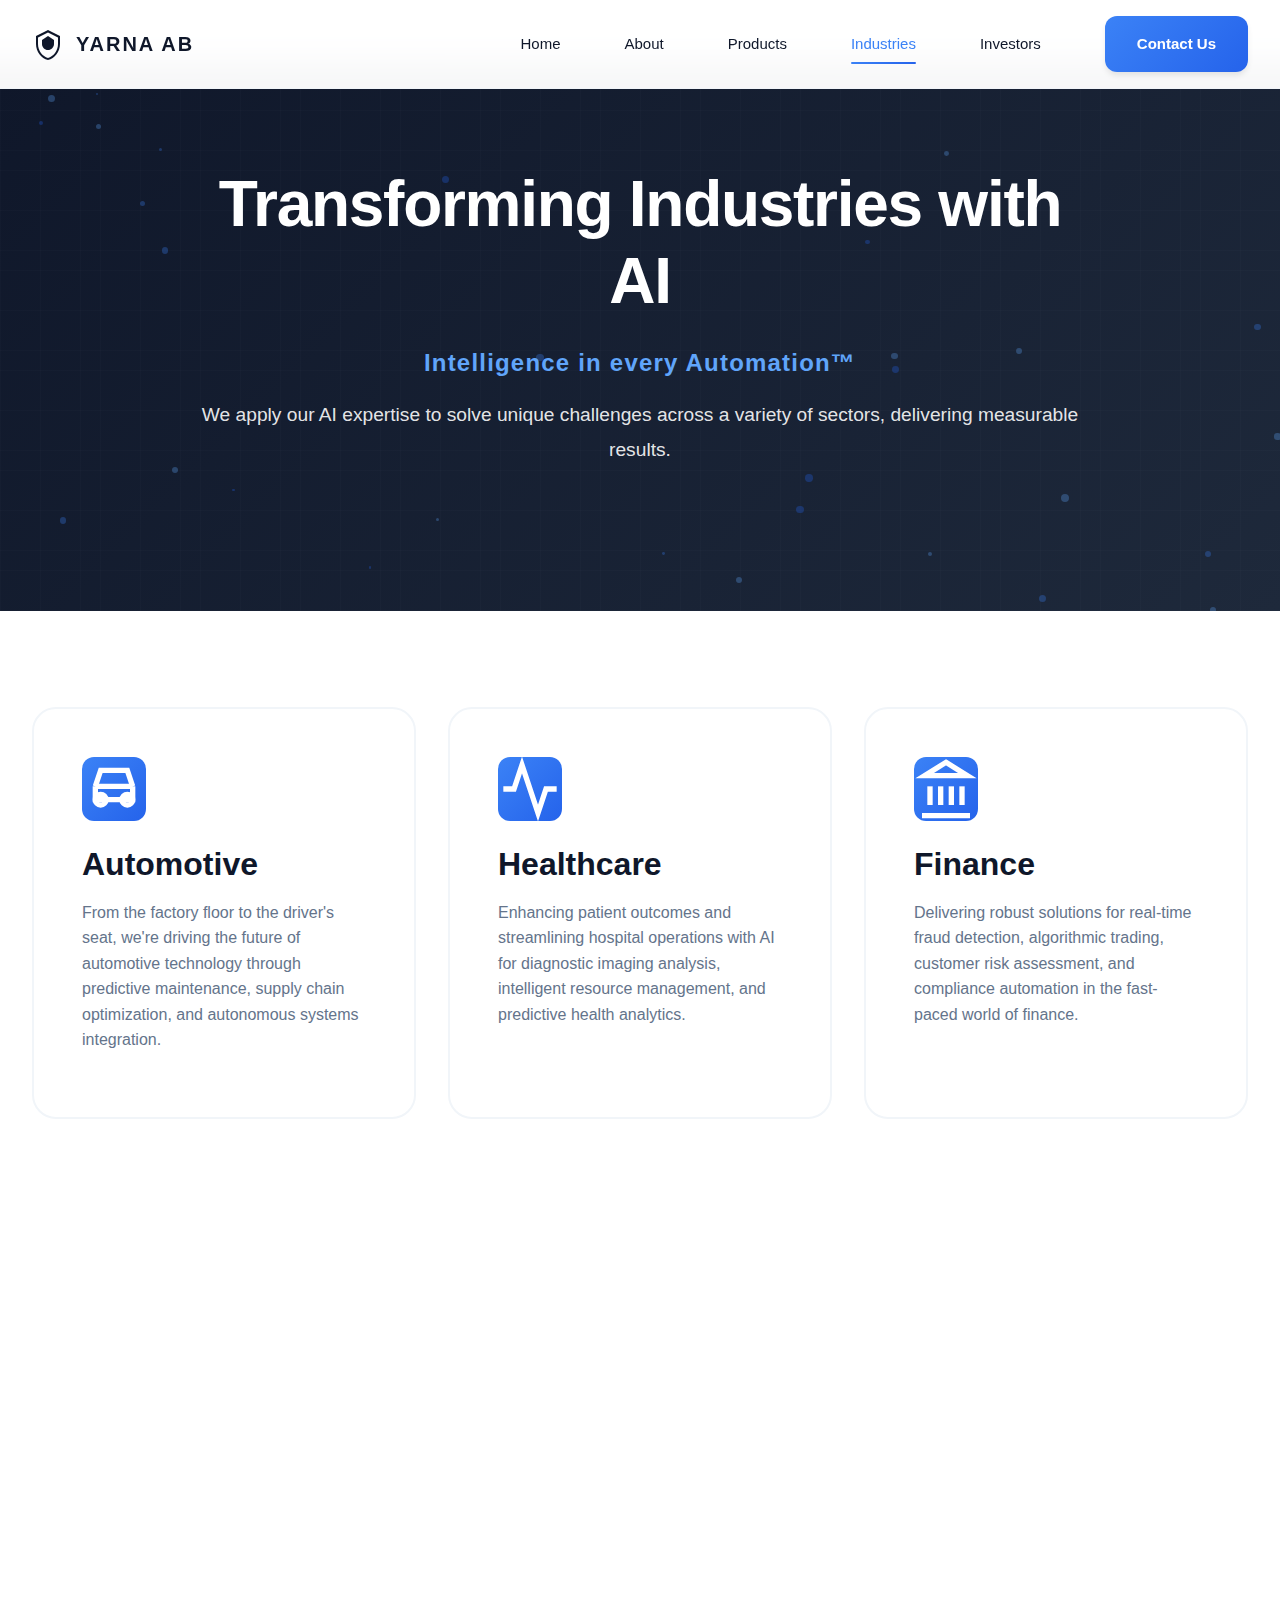
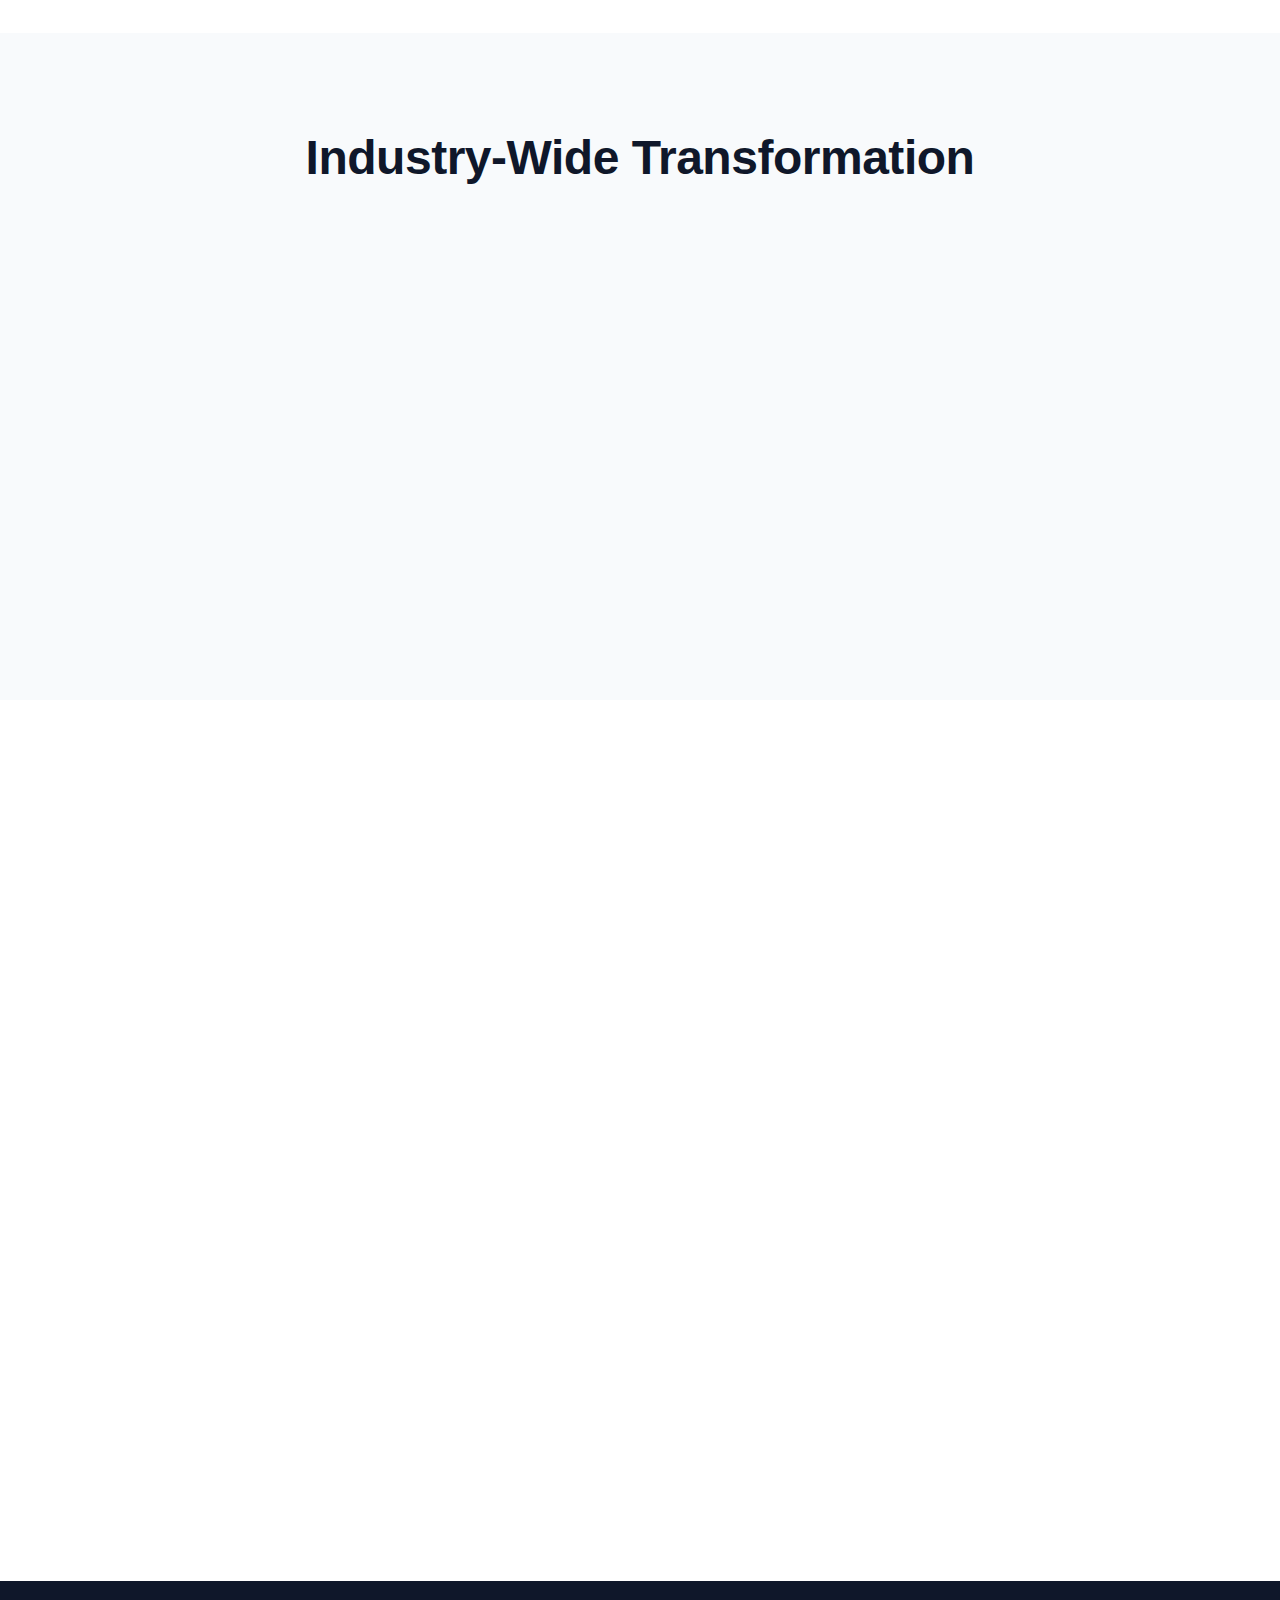
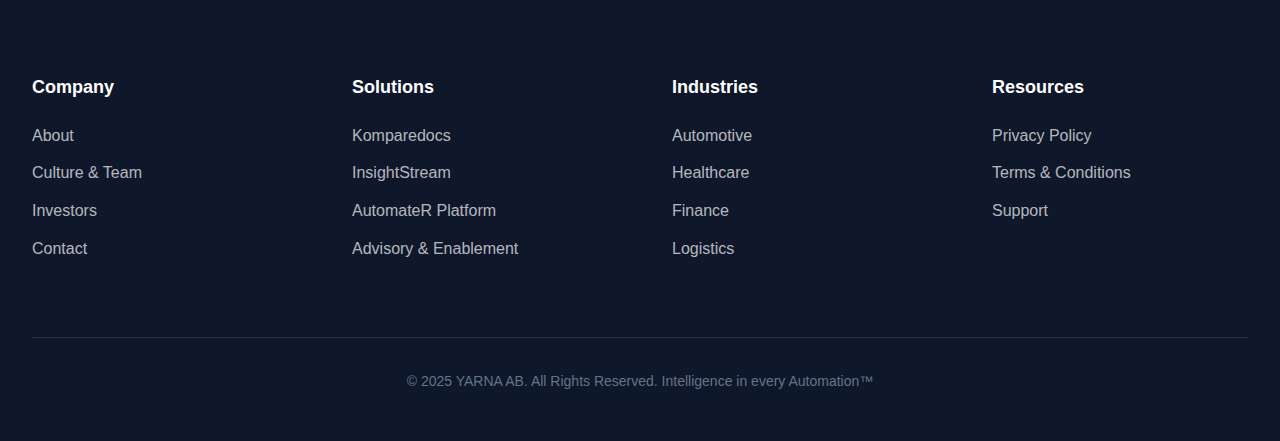
<file: industries.html>
<!DOCTYPE html>
<html lang="en">
<head>
    <meta charset="UTF-8">
    <meta name="viewport" content="width=device-width, initial-scale=1.0">
    <meta name="description" content="Industries We Serve - YARNA AB transforms industries with AI">
    <title>Industries We Serve | YARNA AB - Intelligence in every Automation™</title>
    <link rel="stylesheet" href="css/style.css">
</head>
<body>
    <header>
        <div class="container">
            <a href="index.html" class="logo">
                <div class="logo-icon">
                    <svg xmlns="http://www.w3.org/2000/svg" viewBox="0 0 32 32" fill="currentColor">
                        <path d="M16 2L4 8v8c0 7.5 5.2 14.5 12 16 6.8-1.5 12-8.5 12-16V8L16 2zm0 2.5l10 5v6.5c0 6.5-4.5 12.5-10 14-5.5-1.5-10-7.5-10-14V9.5l10-5zM16 8l-6 4v4c0 3.3 2.7 6 6 6s6-2.7 6-6v-4l-6-4z"/>
                    </svg>
                </div>
                YARNA AB
            </a>
            <button class="menu-toggle" aria-label="Toggle Menu">
                <span></span>
                <span></span>
                <span></span>
            </button>
            <nav>
                <ul class="nav-links">
                    <li><a href="index.html" class="nav-link">Home</a></li>
                    <li><a href="about.html" class="nav-link">About</a></li>
                    <li><a href="products.html" class="nav-link">Products</a></li>
                    <li><a href="industries.html" class="nav-link active">Industries</a></li>
                    <li><a href="investors.html" class="nav-link">Investors</a></li>
                </ul>
                <a href="contact.html" class="btn btn-primary">Contact Us</a>
            </nav>
        </div>
    </header>

    <section class="hero">
        <div class="particles"></div>
        <div class="container">
            <div class="hero-content">
                <h1>Transforming Industries with AI</h1>
                <p class="tagline">Intelligence in every Automation™</p>
                <p class="lead">We apply our AI expertise to solve unique challenges across a variety of sectors, delivering measurable results.</p>
            </div>
        </div>
    </section>

    <section class="bg-white">
        <div class="container">
            <div class="grid grid-2">
                <div class="feature-card scroll-animate">
                    <div class="card-icon">
                        <svg xmlns="http://www.w3.org/2000/svg" viewBox="0 0 24 24" fill="none" stroke="currentColor" stroke-width="2">
                            <path d="M5 11h14"/>
                            <path d="M5 11l2-6h10l2 6"/>
                            <circle cx="7" cy="16" r="2"/>
                            <circle cx="17" cy="16" r="2"/>
                            <path d="M5 11v5h14v-5"/>
                        </svg>
                    </div>
                    <h3>Automotive</h3>
                    <p>From the factory floor to the driver's seat, we're driving the future of automotive technology through predictive maintenance, supply chain optimization, and autonomous systems integration.</p>
                </div>

                <div class="feature-card scroll-animate">
                    <div class="card-icon">
                        <svg xmlns="http://www.w3.org/2000/svg" viewBox="0 0 24 24" fill="none" stroke="currentColor" stroke-width="2">
                            <path d="M22 12h-4l-3 9L9 3l-3 9H2"/>
                        </svg>
                    </div>
                    <h3>Healthcare</h3>
                    <p>Enhancing patient outcomes and streamlining hospital operations with AI for diagnostic imaging analysis, intelligent resource management, and predictive health analytics.</p>
                </div>

                <div class="feature-card scroll-animate">
                    <div class="card-icon">
                        <svg xmlns="http://www.w3.org/2000/svg" viewBox="0 0 24 24" fill="none" stroke="currentColor" stroke-width="2">
                            <line x1="3" y1="22" x2="21" y2="22"/>
                            <line x1="6" y1="18" x2="6" y2="11"/>
                            <line x1="10" y1="18" x2="10" y2="11"/>
                            <line x1="14" y1="18" x2="14" y2="11"/>
                            <line x1="18" y1="18" x2="18" y2="11"/>
                            <polygon points="12 2 20 7 4 7"/>
                        </svg>
                    </div>
                    <h3>Finance</h3>
                    <p>Delivering robust solutions for real-time fraud detection, algorithmic trading, customer risk assessment, and compliance automation in the fast-paced world of finance.</p>
                </div>

                <div class="feature-card scroll-animate">
                    <div class="card-icon">
                        <svg xmlns="http://www.w3.org/2000/svg" viewBox="0 0 24 24" fill="none" stroke="currentColor" stroke-width="2">
                            <path d="M21 16V8a2 2 0 0 0-1-1.73l-7-4a2 2 0 0 0-2 0l-7 4A2 2 0 0 0 3 8v8a2 2 0 0 0 1 1.73l7 4a2 2 0 0 0 2 0l7-4A2 2 0 0 0 21 16z"/>
                            <polyline points="3.27 6.96 12 12.01 20.73 6.96"/>
                            <line x1="12" y1="22.08" x2="12" y2="12"/>
                        </svg>
                    </div>
                    <h3>Logistics</h3>
                    <p>Optimizing the flow of goods from origin to destination by tackling route optimization, demand forecasting, warehouse automation, and last-mile delivery solutions.</p>
                </div>
            </div>
        </div>
    </section>

    <section class="bg-alt">
        <div class="container">
            <h2 class="section-title">Industry-Wide Transformation</h2>
            <div class="stats">
                <div class="stat-item scroll-animate">
                    <span class="stat-number" data-target="25" data-suffix="%">0%</span>
                    <p class="stat-label">Increase in<br>Production Throughput</p>
                </div>
                <div class="stat-item scroll-animate">
                    <span class="stat-number" data-target="99.9" data-suffix="%">0%</span>
                    <p class="stat-label">Accuracy in<br>Financial Fraud Detection</p>
                </div>
                <div class="stat-item scroll-animate">
                    <span class="stat-number" data-target="20" data-suffix="%">0%</span>
                    <p class="stat-label">Improvement in<br>Supply Chain Predictions</p>
                </div>
            </div>
        </div>
    </section>

    <section class="bg-white">
        <div class="container">
            <div class="comparison-section scroll-animate">
                <div class="comparison-grid">
                    <div>
                        <h2>Sector Benchmarks: Traditional vs AI-Assisted</h2>
                        <p>Across regulated, industrial, and service verticals we see AI delivering immediate wins in cycle time, compliance, and customer satisfaction.</p>
                        <ul class="comparison-list">
                            <li><strong>Manual compliance checks</strong> <span>96 hrs per audit</span></li>
                            <li><strong>AI continuous monitoring</strong> <span>24 hrs per audit</span></li>
                            <li><strong>Service uptime</strong> <span>↑ 31% availability</span></li>
                        </ul>
                    </div>
                    <div>
                        <div class="metric-bar">
                            <div class="metric-label">
                                <strong>Legacy audits</strong>
                                <span>96 hrs</span>
                            </div>
                            <div class="bar-container">
                                <div class="bar-fill" data-width="36%"></div>
                            </div>
                        </div>
                        <div class="metric-bar">
                            <div class="metric-label">
                                <strong>AI compliance copilots</strong>
                                <span>24 hrs</span>
                            </div>
                            <div class="bar-container">
                                <div class="bar-fill" data-width="86%"></div>
                            </div>
                        </div>
                        <div class="metric-bar">
                            <div class="metric-label">
                                <strong>Customer escalation volume</strong>
                                <span>-54%</span>
                            </div>
                            <div class="bar-container">
                                <div class="bar-fill" data-width="62%"></div>
                            </div>
                        </div>
                        <div class="comparison-note">
                            AI keeps mission-critical systems responsive while satisfying industry mandates.
                        </div>
                    </div>
                </div>
            </div>
        </div>
    </section>

    <footer>
        <div class="container">
            <div class="footer-grid">
                <div class="footer-section">
                    <h5>Company</h5>
                    <ul class="footer-links">
                        <li><a href="about.html">About</a></li>
                        <li><a href="about.html">Culture & Team</a></li>
                        <li><a href="investors.html">Investors</a></li>
                        <li><a href="contact.html">Contact</a></li>
                    </ul>
                </div>
                <div class="footer-section">
                    <h5>Solutions</h5>
                    <ul class="footer-links">
                        <li><a href="products.html">Komparedocs</a></li>
                        <li><a href="products.html">InsightStream</a></li>
                        <li><a href="products.html">AutomateR Platform</a></li>
                        <li><a href="industries.html">Advisory & Enablement</a></li>
                    </ul>
                </div>
                <div class="footer-section">
                    <h5>Industries</h5>
                    <ul class="footer-links">
                        <li><a href="industries.html">Automotive</a></li>
                        <li><a href="industries.html">Healthcare</a></li>
                        <li><a href="industries.html">Finance</a></li>
                        <li><a href="industries.html">Logistics</a></li>
                    </ul>
                </div>
                <div class="footer-section">
                    <h5>Resources</h5>
                    <ul class="footer-links">
                        <li><a href="privacy.html">Privacy Policy</a></li>
                        <li><a href="terms.html">Terms & Conditions</a></li>
                        <li><a href="contact.html">Support</a></li>
                    </ul>
                </div>
            </div>
            <div class="footer-bottom">
                <p>&copy; 2025 YARNA AB. All Rights Reserved. Intelligence in every Automation™</p>
            </div>
        </div>
    </footer>

    <script src="js/logger.js"></script>
    <script src="js/icons.js"></script>
    <script src="js/main.js"></script>
</body>
</html>
</file>
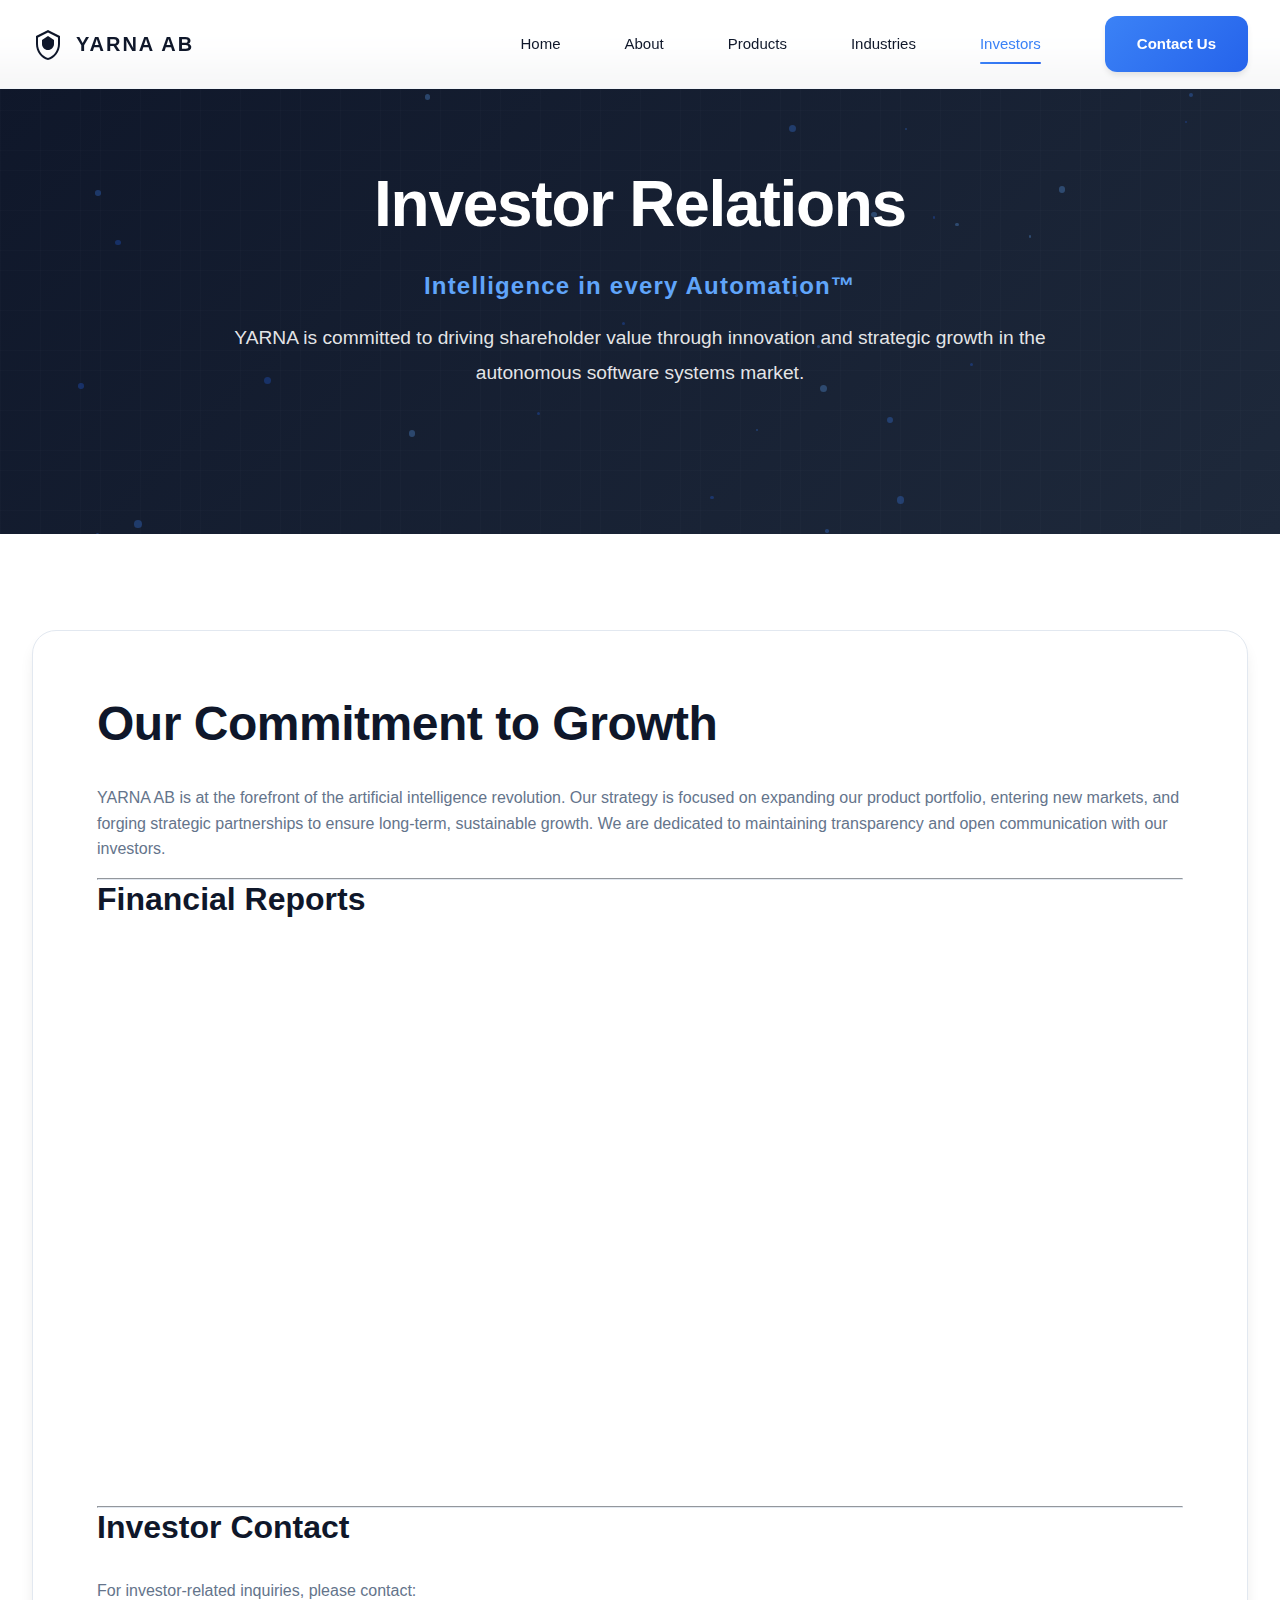
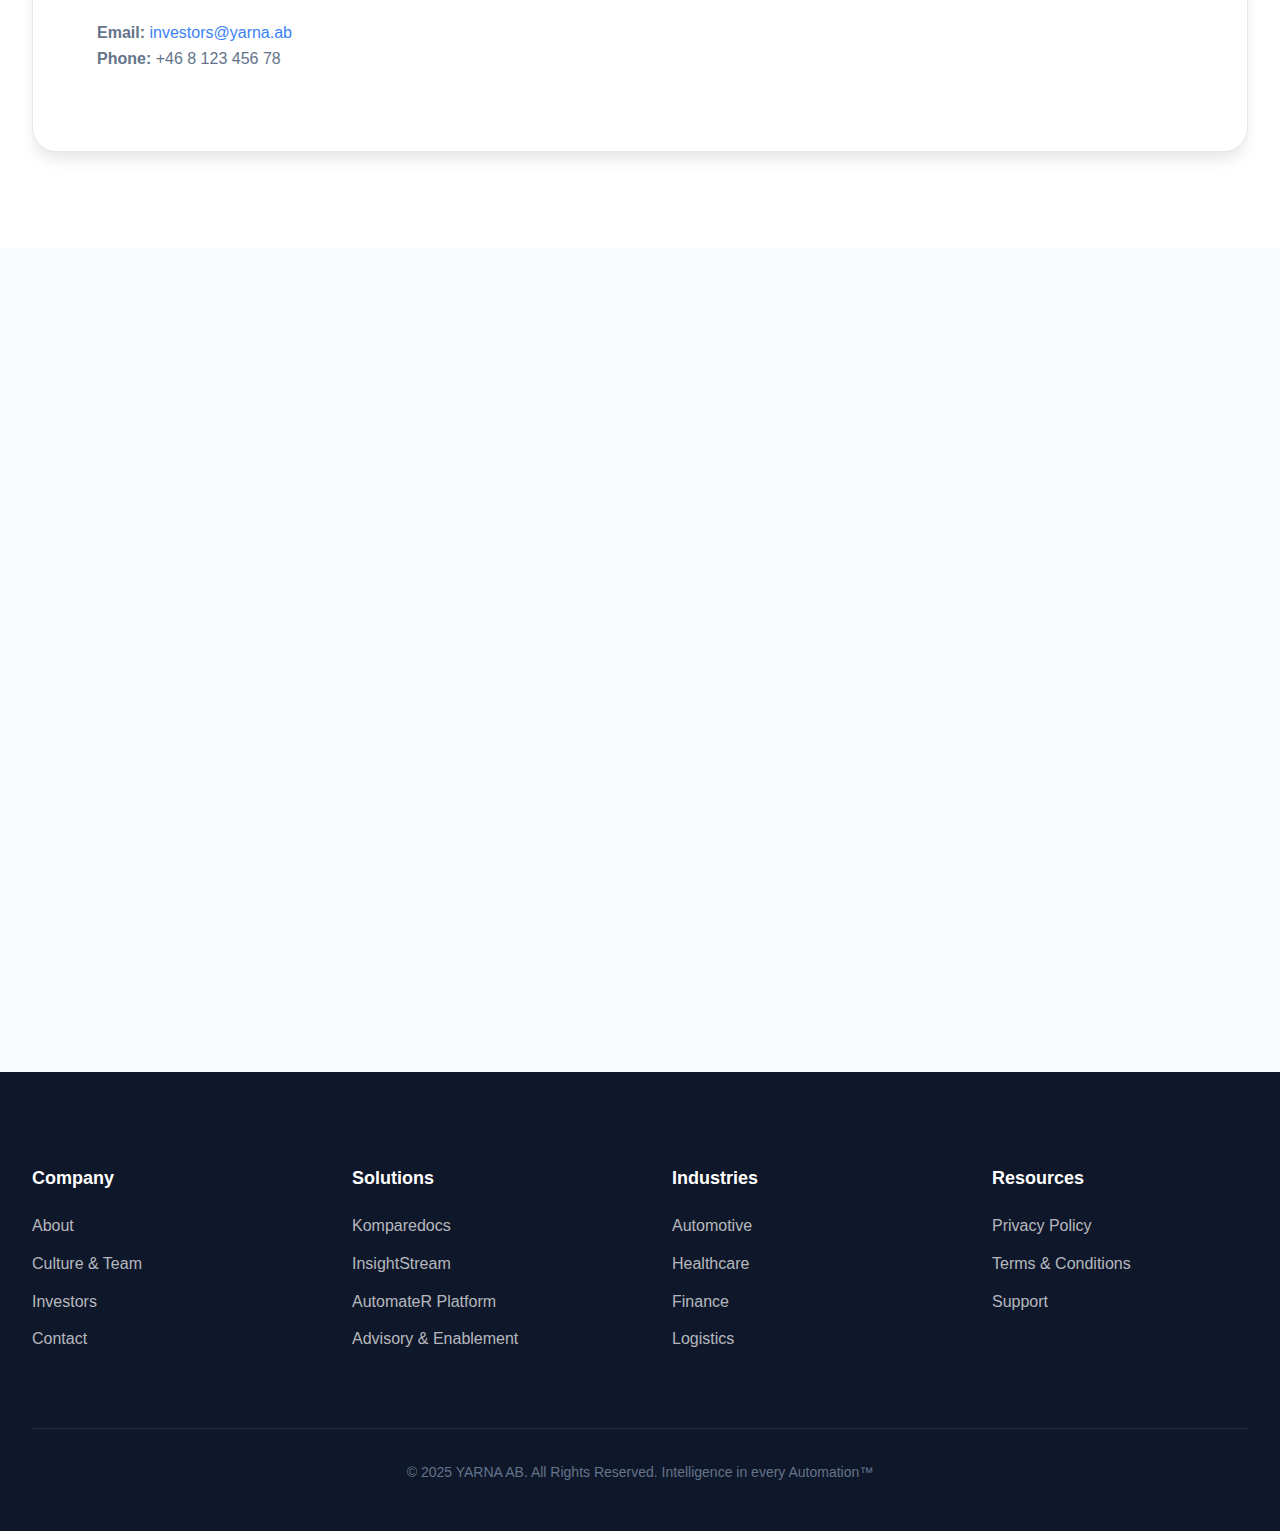
<file: investors.html>
<!DOCTYPE html>
<html lang="en">
<head>
    <meta charset="UTF-8">
    <meta name="viewport" content="width=device-width, initial-scale=1.0">
    <meta name="description" content="Investor Relations - YARNA AB">
    <title>Investor Relations | YARNA AB - Intelligence in every Automation™</title>
    <link rel="stylesheet" href="css/style.css">
</head>
<body>
    <header>
        <div class="container">
            <a href="index.html" class="logo">
                <div class="logo-icon">
                    <svg xmlns="http://www.w3.org/2000/svg" viewBox="0 0 32 32" fill="currentColor">
                        <path d="M16 2L4 8v8c0 7.5 5.2 14.5 12 16 6.8-1.5 12-8.5 12-16V8L16 2zm0 2.5l10 5v6.5c0 6.5-4.5 12.5-10 14-5.5-1.5-10-7.5-10-14V9.5l10-5zM16 8l-6 4v4c0 3.3 2.7 6 6 6s6-2.7 6-6v-4l-6-4z"/>
                    </svg>
                </div>
                YARNA AB
            </a>
            <button class="menu-toggle" aria-label="Toggle Menu">
                <span></span>
                <span></span>
                <span></span>
            </button>
            <nav>
                <ul class="nav-links">
                    <li><a href="index.html" class="nav-link">Home</a></li>
                    <li><a href="about.html" class="nav-link">About</a></li>
                    <li><a href="products.html" class="nav-link">Products</a></li>
                    <li><a href="industries.html" class="nav-link">Industries</a></li>
                    <li><a href="investors.html" class="nav-link active">Investors</a></li>
                </ul>
                <a href="contact.html" class="btn btn-primary">Contact Us</a>
            </nav>
        </div>
    </header>

    <section class="hero">
        <div class="particles"></div>
        <div class="container">
            <div class="hero-content">
                <h1>Investor Relations</h1>
                <p class="tagline">Intelligence in every Automation™</p>
                <p class="lead">YARNA is committed to driving shareholder value through innovation and strategic growth in the autonomous software systems market.</p>
            </div>
        </div>
    </section>

    <section class="bg-white">
        <div class="container">
            <div class="comparison-section scroll-animate">
                <h2 class="mb-4">Our Commitment to Growth</h2>
                <p>YARNA AB is at the forefront of the artificial intelligence revolution. Our strategy is focused on expanding our product portfolio, entering new markets, and forging strategic partnerships to ensure long-term, sustainable growth. We are dedicated to maintaining transparency and open communication with our investors.</p>

                <hr class="my-5" style="border-color: var(--border);">

                <h3 class="mb-4">Financial Reports</h3>
                <div class="grid grid-2">
                    <div class="card scroll-animate">
                        <div class="card-icon">
                            <svg xmlns="http://www.w3.org/2000/svg" viewBox="0 0 24 24" fill="none" stroke="currentColor" stroke-width="2">
                                <path d="M14 2H6a2 2 0 0 0-2 2v16a2 2 0 0 0 2 2h12a2 2 0 0 0 2-2V8z"/>
                                <polyline points="14 2 14 8 20 8"/>
                                <line x1="16" y1="13" x2="8" y2="13"/>
                                <line x1="16" y1="17" x2="8" y2="17"/>
                            </svg>
                        </div>
                        <h5>Q3 2025 Report</h5>
                        <p>Download the latest quarterly report.</p>
                    </div>

                    <div class="card scroll-animate">
                        <div class="card-icon">
                            <svg xmlns="http://www.w3.org/2000/svg" viewBox="0 0 24 24" fill="none" stroke="currentColor" stroke-width="2">
                                <path d="M14 2H6a2 2 0 0 0-2 2v16a2 2 0 0 0 2 2h12a2 2 0 0 0 2-2V8z"/>
                                <polyline points="14 2 14 8 20 8"/>
                                <line x1="16" y1="13" x2="8" y2="13"/>
                                <line x1="16" y1="17" x2="8" y2="17"/>
                            </svg>
                        </div>
                        <h5>Q2 2025 Report</h5>
                        <p>Download the Q2 report.</p>
                    </div>

                    <div class="card scroll-animate">
                        <div class="card-icon">
                            <svg xmlns="http://www.w3.org/2000/svg" viewBox="0 0 24 24" fill="none" stroke="currentColor" stroke-width="2">
                                <path d="M14 2H6a2 2 0 0 0-2 2v16a2 2 0 0 0 2 2h12a2 2 0 0 0 2-2V8z"/>
                                <polyline points="14 2 14 8 20 8"/>
                                <line x1="16" y1="13" x2="8" y2="13"/>
                                <line x1="16" y1="17" x2="8" y2="17"/>
                            </svg>
                        </div>
                        <h5>Q1 2025 Report</h5>
                        <p>Download the Q1 report.</p>
                    </div>

                    <div class="card scroll-animate">
                        <div class="card-icon">
                            <svg xmlns="http://www.w3.org/2000/svg" viewBox="0 0 24 24" fill="none" stroke="currentColor" stroke-width="2">
                                <path d="M14 2H6a2 2 0 0 0-2 2v16a2 2 0 0 0 2 2h12a2 2 0 0 0 2-2V8z"/>
                                <polyline points="14 2 14 8 20 8"/>
                                <line x1="16" y1="13" x2="8" y2="13"/>
                                <line x1="16" y1="17" x2="8" y2="17"/>
                            </svg>
                        </div>
                        <h5>2024 Annual Report</h5>
                        <p>Download the full annual report.</p>
                    </div>
                </div>

                <hr class="my-5" style="border-color: var(--border);">

                <h3 class="mb-4">Investor Contact</h3>
                <p>For investor-related inquiries, please contact:</p>
                <p><strong>Email:</strong> <a href="mailto:investors@yarna.ab">investors@yarna.ab</a><br>
                <strong>Phone:</strong> +46 8 123 456 78</p>
            </div>
        </div>
    </section>

    <section class="bg-alt">
        <div class="container">
            <div class="comparison-section scroll-animate">
                <div class="comparison-grid">
                    <div>
                        <h2>Value Creation: Manual Ops vs AI-Optimized</h2>
                        <p>Scalable automation compounds value by compressing delivery timelines, stabilizing margins, and elevating customer sentiment.</p>
                        <ul class="comparison-list">
                            <li><strong>Operating expenditure</strong> <span>↓ 37% vs baseline</span></li>
                            <li><strong>Revenue capture</strong> <span>↑ 22% net-new</span></li>
                            <li><strong>Customer loyalty</strong> <span>↑ 18 NPS points</span></li>
                        </ul>
                    </div>
                    <div>
                        <div class="metric-bar">
                            <div class="metric-label">
                                <strong>Cost to serve (manual)</strong>
                                <span>$420K/Q</span>
                            </div>
                            <div class="bar-container">
                                <div class="bar-fill" data-width="48%"></div>
                            </div>
                        </div>
                        <div class="metric-bar">
                            <div class="metric-label">
                                <strong>Cost to serve (AI)</strong>
                                <span>$265K/Q</span>
                            </div>
                            <div class="bar-container">
                                <div class="bar-fill" data-width="72%"></div>
                            </div>
                        </div>
                        <div class="metric-bar">
                            <div class="metric-label">
                                <strong>Recurring revenue uplift</strong>
                                <span>+22%</span>
                            </div>
                            <div class="bar-container">
                                <div class="bar-fill" data-width="85%"></div>
                            </div>
                        </div>
                        <div class="comparison-note">
                            AI-optimized delivery unlocks durable margin expansion and recurring revenue gains.
                        </div>
                    </div>
                </div>
            </div>
        </div>
    </section>

    <footer>
        <div class="container">
            <div class="footer-grid">
                <div class="footer-section">
                    <h5>Company</h5>
                    <ul class="footer-links">
                        <li><a href="about.html">About</a></li>
                        <li><a href="about.html">Culture & Team</a></li>
                        <li><a href="investors.html">Investors</a></li>
                        <li><a href="contact.html">Contact</a></li>
                    </ul>
                </div>
                <div class="footer-section">
                    <h5>Solutions</h5>
                    <ul class="footer-links">
                        <li><a href="products.html">Komparedocs</a></li>
                        <li><a href="products.html">InsightStream</a></li>
                        <li><a href="products.html">AutomateR Platform</a></li>
                        <li><a href="industries.html">Advisory & Enablement</a></li>
                    </ul>
                </div>
                <div class="footer-section">
                    <h5>Industries</h5>
                    <ul class="footer-links">
                        <li><a href="industries.html">Automotive</a></li>
                        <li><a href="industries.html">Healthcare</a></li>
                        <li><a href="industries.html">Finance</a></li>
                        <li><a href="industries.html">Logistics</a></li>
                    </ul>
                </div>
                <div class="footer-section">
                    <h5>Resources</h5>
                    <ul class="footer-links">
                        <li><a href="privacy.html">Privacy Policy</a></li>
                        <li><a href="terms.html">Terms & Conditions</a></li>
                        <li><a href="contact.html">Support</a></li>
                    </ul>
                </div>
            </div>
            <div class="footer-bottom">
                <p>&copy; 2025 YARNA AB. All Rights Reserved. Intelligence in every Automation™</p>
            </div>
        </div>
    </footer>

    <script src="js/logger.js"></script>
    <script src="js/icons.js"></script>
    <script src="js/main.js"></script>
</body>
</html>
</file>
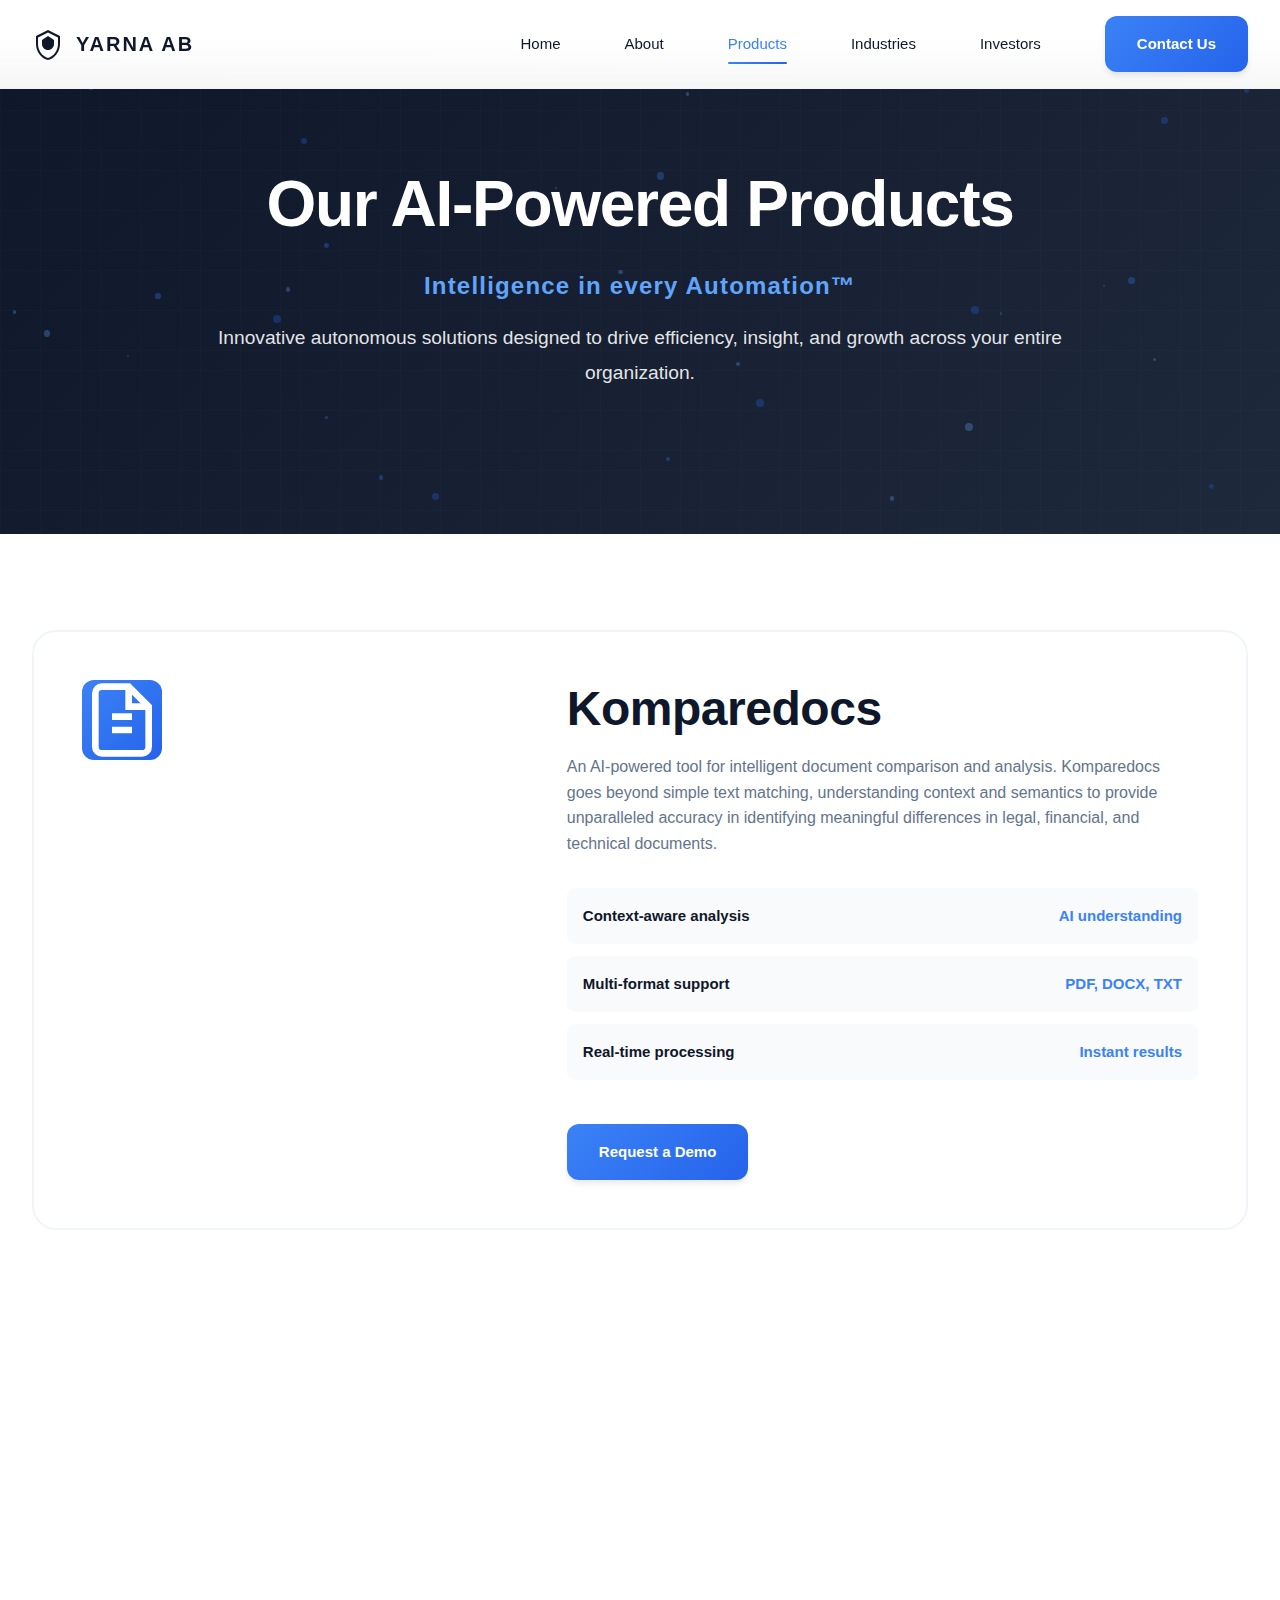
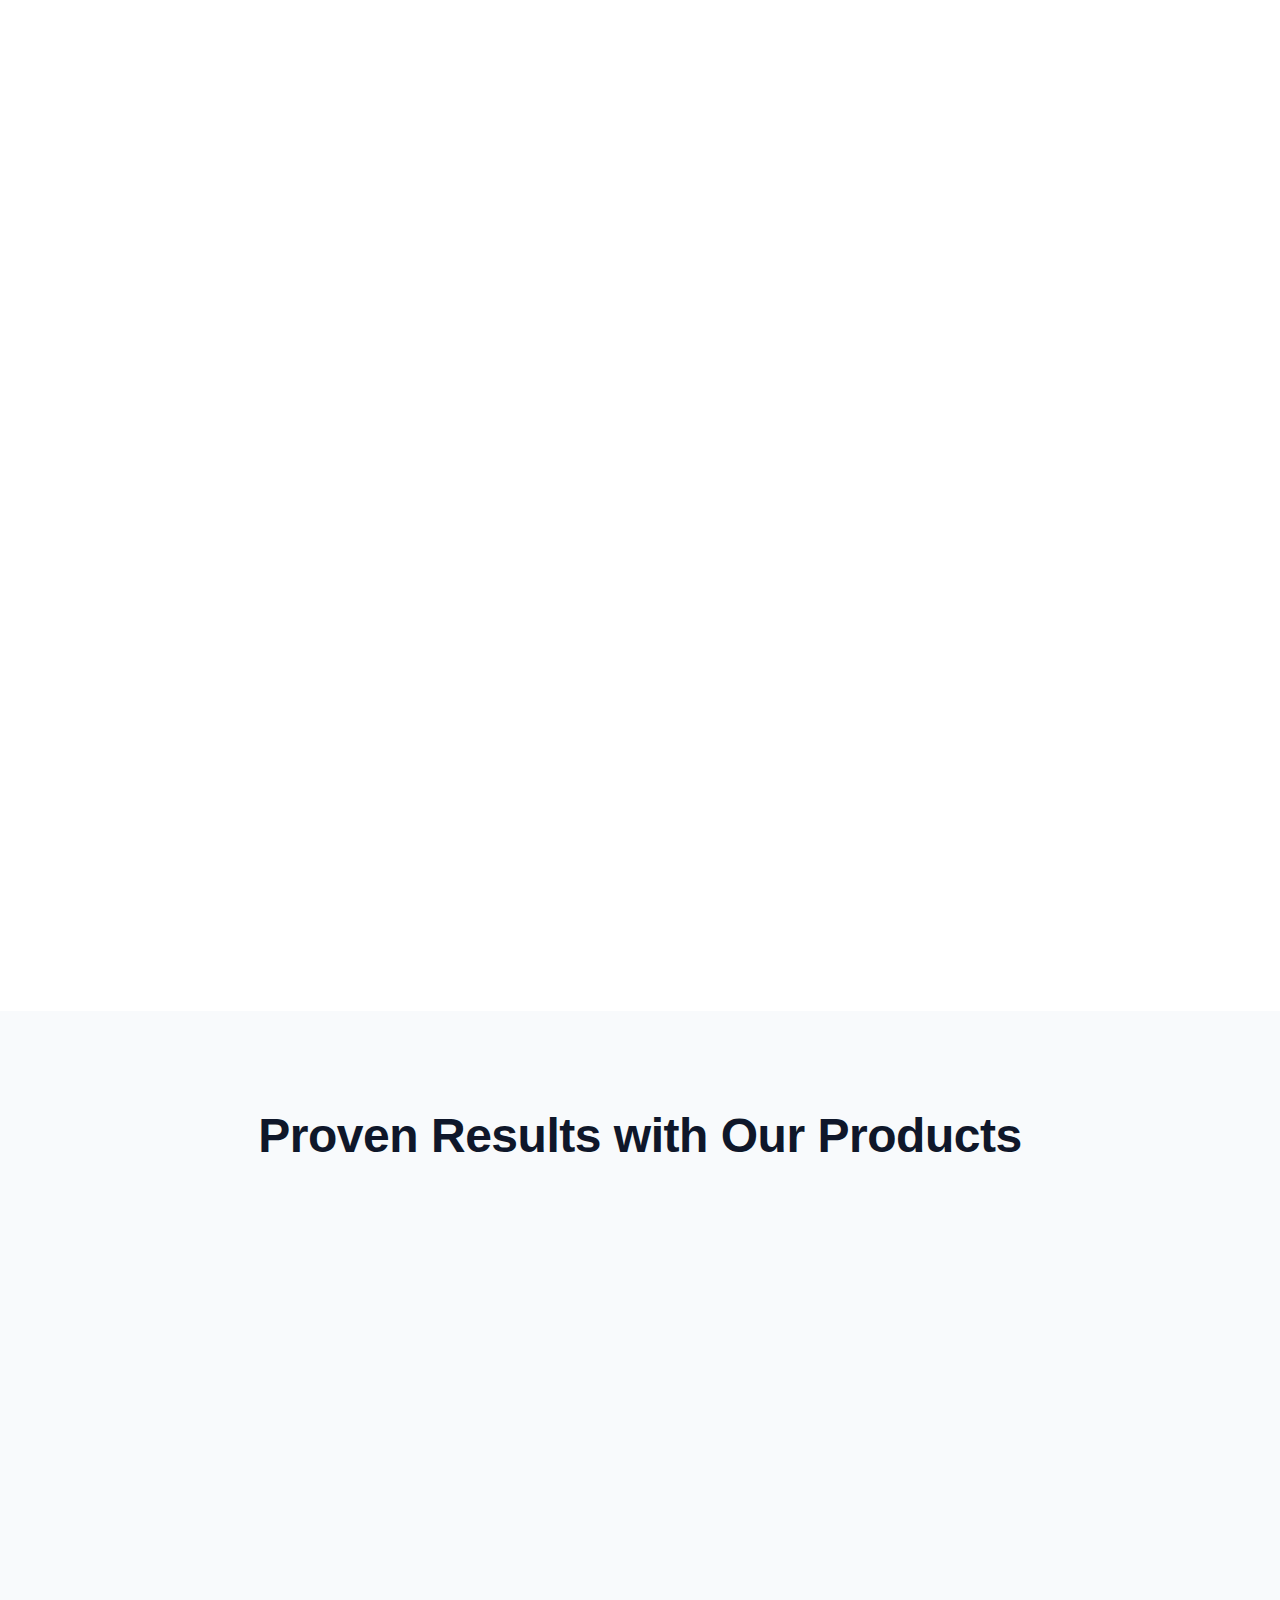
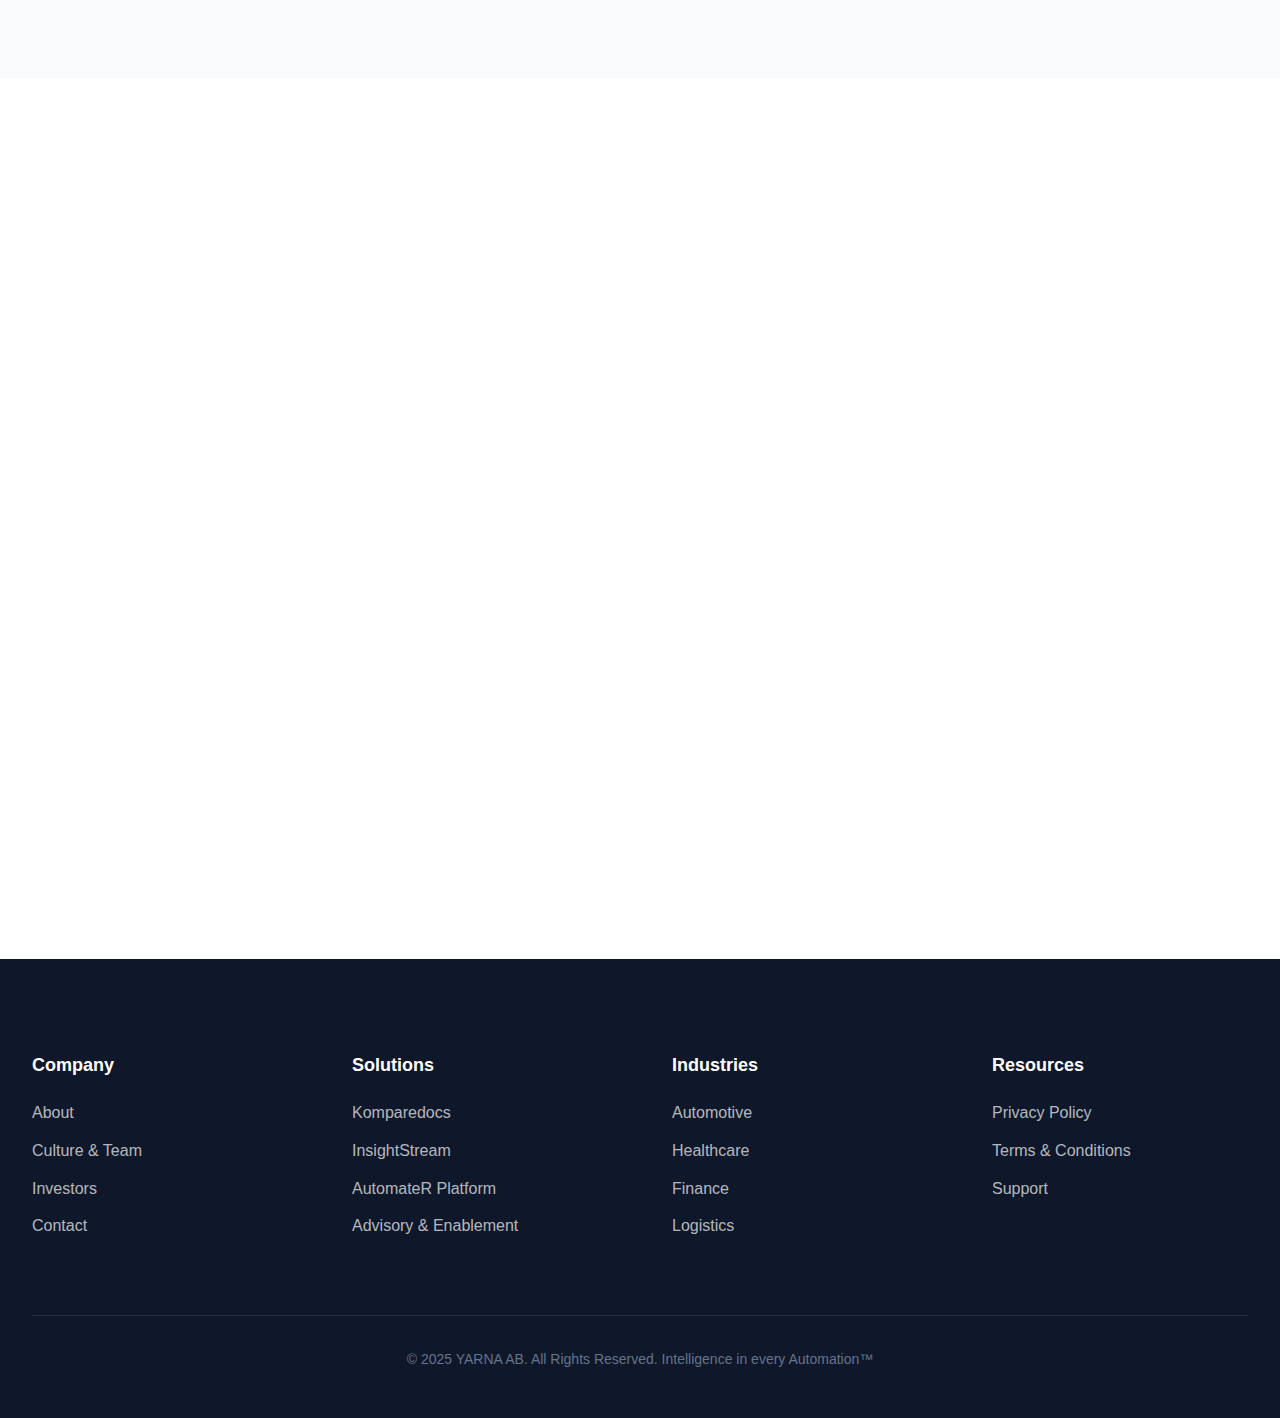
<file: products.html>
<!DOCTYPE html>
<html lang="en">
<head>
    <meta charset="UTF-8">
    <meta name="viewport" content="width=device-width, initial-scale=1.0">
    <meta name="description" content="YARNA AB Products - AI-powered solutions for automation and intelligence">
    <title>Our Products | YARNA AB - Intelligence in every Automation™</title>
    <link rel="stylesheet" href="css/style.css">
</head>
<body>
    <!-- Header -->
    <header>
        <div class="container">
            <a href="index.html" class="logo">
                <div class="logo-icon">
                    <svg xmlns="http://www.w3.org/2000/svg" viewBox="0 0 32 32" fill="currentColor">
                        <path d="M16 2L4 8v8c0 7.5 5.2 14.5 12 16 6.8-1.5 12-8.5 12-16V8L16 2zm0 2.5l10 5v6.5c0 6.5-4.5 12.5-10 14-5.5-1.5-10-7.5-10-14V9.5l10-5zM16 8l-6 4v4c0 3.3 2.7 6 6 6s6-2.7 6-6v-4l-6-4z"/>
                    </svg>
                </div>
                YARNA AB
            </a>

            <button class="menu-toggle" aria-label="Toggle Menu">
                <span></span>
                <span></span>
                <span></span>
            </button>

            <nav>
                <ul class="nav-links">
                    <li><a href="index.html" class="nav-link">Home</a></li>
                    <li><a href="about.html" class="nav-link">About</a></li>
                    <li><a href="products.html" class="nav-link active">Products</a></li>
                    <li><a href="industries.html" class="nav-link">Industries</a></li>
                    <li><a href="investors.html" class="nav-link">Investors</a></li>
                </ul>
                <a href="contact.html" class="btn btn-primary">Contact Us</a>
            </nav>
        </div>
    </header>

    <!-- Hero Section -->
    <section class="hero">
        <div class="particles"></div>
        <div class="container">
            <div class="hero-content">
                <h1>Our AI-Powered Products</h1>
                <p class="tagline">Intelligence in every Automation™</p>
                <p class="lead">Innovative autonomous solutions designed to drive efficiency, insight, and growth across your entire organization.</p>
            </div>
        </div>
    </section>

    <!-- Products Section -->
    <section class="bg-white">
        <div class="container">
            <div class="grid grid-1 scroll-animate" style="gap: var(--space-3xl);">
                <div class="feature-card">
                    <div class="comparison-grid" style="align-items: flex-start;">
                        <div class="card-icon" style="width: 80px; height: 80px;">
                            <svg xmlns="http://www.w3.org/2000/svg" viewBox="0 0 24 24" fill="none" stroke="currentColor" stroke-width="2">
                                <path d="M14 2H6a2 2 0 0 0-2 2v16a2 2 0 0 0 2 2h12a2 2 0 0 0 2-2V8z"/>
                                <polyline points="14 2 14 8 20 8"/>
                                <line x1="9" y1="15" x2="15" y2="15"/>
                                <line x1="9" y1="11" x2="15" y2="11"/>
                            </svg>
                        </div>
                        <div>
                            <h2>Komparedocs</h2>
                            <p>An AI-powered tool for intelligent document comparison and analysis. Komparedocs goes beyond simple text matching, understanding context and semantics to provide unparalleled accuracy in identifying meaningful differences in legal, financial, and technical documents.</p>
                            <ul class="comparison-list">
                                <li><strong>Context-aware analysis</strong> <span>AI understanding</span></li>
                                <li><strong>Multi-format support</strong> <span>PDF, DOCX, TXT</span></li>
                                <li><strong>Real-time processing</strong> <span>Instant results</span></li>
                            </ul>
                            <a href="contact.html" class="btn btn-primary mt-4">Request a Demo</a>
                        </div>
                    </div>
                </div>

                <div class="feature-card scroll-animate">
                    <div class="comparison-grid" style="align-items: flex-start;">
                        <div class="card-icon" style="width: 80px; height: 80px;">
                            <svg xmlns="http://www.w3.org/2000/svg" viewBox="0 0 24 24" fill="none" stroke="currentColor" stroke-width="2">
                                <polyline points="23 6 13.5 15.5 8.5 10.5 1 18"/>
                                <polyline points="17 6 23 6 23 12"/>
                            </svg>
                        </div>
                        <div>
                            <h2>InsightStream</h2>
                            <p>Real-time data analytics platform that turns your data firehose into a stream of actionable insights. Monitor KPIs, detect anomalies, and predict trends with a powerful, intuitive dashboard that scales with your business.</p>
                            <ul class="comparison-list">
                                <li><strong>Real-time analytics</strong> <span>Live data processing</span></li>
                                <li><strong>Predictive modeling</strong> <span>ML-powered forecasts</span></li>
                                <li><strong>Custom dashboards</strong> <span>Tailored views</span></li>
                            </ul>
                            <a href="contact.html" class="btn btn-outline mt-4">Learn More</a>
                        </div>
                    </div>
                </div>

                <div class="feature-card scroll-animate">
                    <div class="comparison-grid" style="align-items: flex-start;">
                        <div class="card-icon" style="width: 80px; height: 80px;">
                            <svg xmlns="http://www.w3.org/2000/svg" viewBox="0 0 24 24" fill="none" stroke="currentColor" stroke-width="2">
                                <rect x="3" y="11" width="18" height="10" rx="2"/>
                                <circle cx="12" cy="5" r="2"/>
                                <path d="M12 7v4"/>
                            </svg>
                        </div>
                        <div>
                            <h2>AutomateR</h2>
                            <p>A no-code platform for building and deploying enterprise-grade automation workflows. Connect your apps, automate repetitive tasks, and free up your team to focus on what matters most with our intuitive visual workflow builder.</p>
                            <ul class="comparison-list">
                                <li><strong>No-code builder</strong> <span>Visual interface</span></li>
                                <li><strong>500+ integrations</strong> <span>Connect anything</span></li>
                                <li><strong>Enterprise security</strong> <span>SOC 2 compliant</span></li>
                            </ul>
                            <a href="contact.html" class="btn btn-outline mt-4">Learn More</a>
                        </div>
                    </div>
                </div>
            </div>
        </div>
    </section>

    <!-- Impact Statistics -->
    <section class="bg-alt">
        <div class="container">
            <h2 class="section-title">Proven Results with Our Products</h2>
            <div class="stats">
                <div class="stat-item scroll-animate">
                    <span class="stat-number" data-target="95" data-suffix="%">0%</span>
                    <p class="stat-label">Accuracy in Document<br>Anomaly Detection</p>
                </div>
                <div class="stat-item scroll-animate">
                    <span class="stat-number" data-target="50" data-suffix="%">0%</span>
                    <p class="stat-label">Faster Insights from<br>Real-Time Data</p>
                </div>
                <div class="stat-item scroll-animate">
                    <span class="stat-number" data-target="80" data-suffix="%">0%</span>
                    <p class="stat-label">Reduction in Repetitive<br>Manual Tasks</p>
                </div>
            </div>
        </div>
    </section>

    <!-- Comparison Section -->
    <section class="bg-white">
        <div class="container">
            <div class="comparison-section scroll-animate">
                <div class="comparison-grid">
                    <div>
                        <h2>Product Outcomes With Intelligent Automation</h2>
                        <p>YARNA products combine secure data foundations with adaptive learning loops that keep workflows responsive and resilient.</p>
                        <ul class="comparison-list">
                            <li><strong>Legacy comparison tools</strong> <span>42 hrs review window</span></li>
                            <li><strong>Komparedocs automation</strong> <span>9 hrs review window</span></li>
                            <li><strong>Update cadence</strong> <span>↑ 4x releases</span></li>
                        </ul>
                    </div>
                    <div>
                        <div class="metric-bar">
                            <div class="metric-label">
                                <strong>Manual reviews</strong>
                                <span>42 hrs</span>
                            </div>
                            <div class="bar-container">
                                <div class="bar-fill" data-width="40%"></div>
                            </div>
                        </div>
                        <div class="metric-bar">
                            <div class="metric-label">
                                <strong>AI triage</strong>
                                <span>9 hrs</span>
                            </div>
                            <div class="bar-container">
                                <div class="bar-fill" data-width="88%"></div>
                            </div>
                        </div>
                        <div class="metric-bar">
                            <div class="metric-label">
                                <strong>Customer change requests</strong>
                                <span>-63%</span>
                            </div>
                            <div class="bar-container">
                                <div class="bar-fill" data-width="67%"></div>
                            </div>
                        </div>
                        <div class="comparison-note">
                            Our automation suite sustains responsive shipping cycles with fewer escalations.
                        </div>
                    </div>
                </div>
            </div>
        </div>
    </section>

    <!-- Footer -->
    <footer>
        <div class="container">
            <div class="footer-grid">
                <div class="footer-section">
                    <h5>Company</h5>
                    <ul class="footer-links">
                        <li><a href="about.html">About</a></li>
                        <li><a href="about.html">Culture & Team</a></li>
                        <li><a href="investors.html">Investors</a></li>
                        <li><a href="contact.html">Contact</a></li>
                    </ul>
                </div>
                <div class="footer-section">
                    <h5>Solutions</h5>
                    <ul class="footer-links">
                        <li><a href="products.html">Komparedocs</a></li>
                        <li><a href="products.html">InsightStream</a></li>
                        <li><a href="products.html">AutomateR Platform</a></li>
                        <li><a href="industries.html">Advisory & Enablement</a></li>
                    </ul>
                </div>
                <div class="footer-section">
                    <h5>Industries</h5>
                    <ul class="footer-links">
                        <li><a href="industries.html">Automotive</a></li>
                        <li><a href="industries.html">Healthcare</a></li>
                        <li><a href="industries.html">Finance</a></li>
                        <li><a href="industries.html">Logistics</a></li>
                    </ul>
                </div>
                <div class="footer-section">
                    <h5>Resources</h5>
                    <ul class="footer-links">
                        <li><a href="privacy.html">Privacy Policy</a></li>
                        <li><a href="terms.html">Terms & Conditions</a></li>
                        <li><a href="contact.html">Support</a></li>
                    </ul>
                </div>
            </div>
            <div class="footer-bottom">
                <p>&copy; 2025 YARNA AB. All Rights Reserved. Intelligence in every Automation™</p>
            </div>
        </div>
    </footer>

    <script src="js/icons.js"></script>
    <script src="js/main.js"></script>
</body>
</html>
</file>
<file: css/style.css>
/* ========================================
   YARNA AB - Modern Professional Design
   Autonomous Software Systems
   Intelligence in every Automation™
   ======================================== */

/* Reset & Base Styles */
* {
    margin: 0;
    padding: 0;
    box-sizing: border-box;
}

:root {
    /* Color System - Modern & Professional */
    --primary: #0f172a;
    --primary-light: #1e293b;
    --accent: #3b82f6;
    --accent-light: #60a5fa;
    --accent-dark: #2563eb;
    --surface: #ffffff;
    --surface-alt: #f8fafc;
    --surface-dark: #0f172a;
    --text-primary: #0f172a;
    --text-secondary: #64748b;
    --text-light: #94a3b8;
    --border: #e2e8f0;
    --border-light: #f1f5f9;

    /* Gradients */
    --gradient-primary: linear-gradient(135deg, #3b82f6 0%, #2563eb 100%);
    --gradient-accent: linear-gradient(135deg, #60a5fa 0%, #3b82f6 50%, #2563eb 100%);
    --gradient-hero: linear-gradient(135deg, #0f172a 0%, #1e293b 100%);

    /* Shadows */
    --shadow-sm: 0 1px 2px 0 rgba(0, 0, 0, 0.05);
    --shadow-md: 0 4px 6px -1px rgba(0, 0, 0, 0.1);
    --shadow-lg: 0 10px 15px -3px rgba(0, 0, 0, 0.1);
    --shadow-xl: 0 20px 25px -5px rgba(0, 0, 0, 0.1);
    --shadow-2xl: 0 25px 50px -12px rgba(0, 0, 0, 0.25);

    /* Typography */
    --font-system: -apple-system, BlinkMacSystemFont, 'Segoe UI', Roboto, Oxygen, Ubuntu, Cantarell, 'Open Sans', 'Helvetica Neue', sans-serif;
    --font-mono: 'SF Mono', Monaco, 'Cascadia Code', 'Roboto Mono', Consolas, 'Courier New', monospace;

    /* Spacing Scale */
    --space-xs: 0.5rem;
    --space-sm: 0.75rem;
    --space-md: 1rem;
    --space-lg: 1.5rem;
    --space-xl: 2rem;
    --space-2xl: 3rem;
    --space-3xl: 4rem;
    --space-4xl: 6rem;

    /* Border Radius */
    --radius-sm: 0.375rem;
    --radius-md: 0.5rem;
    --radius-lg: 0.75rem;
    --radius-xl: 1rem;
    --radius-2xl: 1.5rem;
    --radius-full: 9999px;

    /* Transitions */
    --transition-base: all 0.3s cubic-bezier(0.4, 0, 0.2, 1);
    --transition-fast: all 0.15s cubic-bezier(0.4, 0, 0.2, 1);
}

html {
    scroll-behavior: smooth;
}

body {
    font-family: var(--font-system);
    font-size: 16px;
    line-height: 1.6;
    color: var(--text-primary);
    background-color: var(--surface-alt);
    overflow-x: hidden;
}

/* Container */
.container {
    width: 100%;
    max-width: 1280px;
    margin: 0 auto;
    padding: 0 var(--space-xl);
}

/* Typography */
h1, h2, h3, h4, h5, h6 {
    font-weight: 700;
    line-height: 1.2;
    color: var(--text-primary);
    margin-bottom: var(--space-md);
}

h1 {
    font-size: clamp(2.5rem, 5vw, 4rem);
    letter-spacing: -0.02em;
}

h2 {
    font-size: clamp(2rem, 4vw, 3rem);
    letter-spacing: -0.01em;
}

h3 {
    font-size: clamp(1.5rem, 3vw, 2rem);
}

h4 {
    font-size: clamp(1.25rem, 2.5vw, 1.5rem);
}

h5 {
    font-size: 1.125rem;
}

p {
    margin-bottom: var(--space-md);
    color: var(--text-secondary);
}

a {
    color: var(--accent);
    text-decoration: none;
    transition: var(--transition-fast);
}

a:hover {
    color: var(--accent-dark);
}

/* ========================================
   HERO SLIDER
   ======================================== */
.hero-slider {
    background: linear-gradient(135deg, #1e293b 0%, #0f172a 100%);
    margin-top: 70px;
    padding: var(--space-3xl) 0;
    position: relative;
    overflow: hidden;
}

.slider-container {
    position: relative;
    max-width: 1200px;
    margin: 0 auto;
    padding: 0 var(--space-2xl);
}

.slide {
    display: none;
    opacity: 0;
    transition: opacity 0.6s ease-in-out;
}

.slide.active {
    display: block;
    opacity: 1;
    animation: slideIn 0.6s ease-out;
}

@keyframes slideIn {
    from {
        opacity: 0;
        transform: translateY(20px);
    }
    to {
        opacity: 1;
        transform: translateY(0);
    }
}

.slide-content {
    display: flex;
    align-items: center;
    gap: var(--space-3xl);
    padding: var(--space-2xl);
    background: rgba(255, 255, 255, 0.05);
    backdrop-filter: blur(10px);
    border-radius: var(--radius-2xl);
    border: 1px solid rgba(255, 255, 255, 0.1);
}

.slide-icon {
    flex-shrink: 0;
    width: 120px;
    height: 120px;
    display: flex;
    align-items: center;
    justify-content: center;
    background: var(--gradient-primary);
    border-radius: var(--radius-xl);
    color: white;
    box-shadow: 0 10px 40px rgba(59, 130, 246, 0.3);
}

.slide-icon svg {
    width: 64px;
    height: 64px;
}

.slide-text {
    flex: 1;
    color: white;
}

.slide-text h3 {
    font-size: clamp(1.5rem, 3vw, 2rem);
    color: white;
    margin-bottom: var(--space-md);
    font-weight: 700;
}

.slide-text p {
    font-size: 1.0625rem;
    color: rgba(255, 255, 255, 0.8);
    line-height: 1.7;
    margin: 0;
}

.slider-controls {
    display: flex;
    align-items: center;
    justify-content: center;
    gap: var(--space-xl);
    margin-top: var(--space-2xl);
}

.slider-btn {
    background: rgba(255, 255, 255, 0.1);
    border: 1px solid rgba(255, 255, 255, 0.2);
    color: white;
    width: 48px;
    height: 48px;
    border-radius: var(--radius-full);
    display: flex;
    align-items: center;
    justify-content: center;
    cursor: pointer;
    transition: var(--transition-base);
    backdrop-filter: blur(10px);
}

.slider-btn:hover {
    background: rgba(255, 255, 255, 0.2);
    transform: scale(1.1);
    border-color: rgba(255, 255, 255, 0.4);
}

.slider-btn svg {
    width: 20px;
    height: 20px;
}

.slider-dots {
    display: flex;
    gap: var(--space-sm);
}

.slider-dot {
    width: 12px;
    height: 12px;
    border-radius: var(--radius-full);
    background: rgba(255, 255, 255, 0.3);
    border: none;
    cursor: pointer;
    transition: var(--transition-fast);
    padding: 0;
}

.slider-dot:hover {
    background: rgba(255, 255, 255, 0.5);
    transform: scale(1.2);
}

.slider-dot.active {
    background: white;
    width: 32px;
}

/* ========================================
   HEADER
   ======================================== */
header {
    position: fixed;
    top: 0;
    left: 0;
    right: 0;
    background: rgba(255, 255, 255, 0.95);
    backdrop-filter: blur(20px);
    -webkit-backdrop-filter: blur(20px);
    border-bottom: 1px solid var(--border-light);
    z-index: 1000;
    transition: var(--transition-base);
}

header.scrolled {
    box-shadow: var(--shadow-lg);
}

header .container {
    display: flex;
    align-items: center;
    justify-content: space-between;
    padding-top: var(--space-md);
    padding-bottom: var(--space-md);
}

.logo {
    font-size: 1.25rem;
    font-weight: 700;
    letter-spacing: 0.1em;
    color: var(--primary);
    text-transform: uppercase;
    display: flex;
    align-items: center;
    gap: var(--space-sm);
}

.logo-icon {
    width: 32px;
    height: 32px;
}

nav {
    display: flex;
    align-items: center;
    gap: var(--space-2xl);
}

.nav-links {
    display: flex;
    list-style: none;
    gap: var(--space-xl);
}

.nav-link {
    color: var(--text-primary);
    font-weight: 500;
    font-size: 0.9375rem;
    padding: var(--space-sm) var(--space-md);
    border-radius: var(--radius-md);
    transition: var(--transition-fast);
    position: relative;
}

.nav-link:hover {
    color: var(--accent);
    background: var(--surface-alt);
}

.nav-link.active {
    color: var(--accent);
}

.nav-link.active::after {
    content: '';
    position: absolute;
    bottom: 0;
    left: var(--space-md);
    right: var(--space-md);
    height: 2px;
    background: var(--gradient-primary);
    border-radius: var(--radius-full);
}

/* Mobile Menu Toggle */
.menu-toggle {
    display: none;
    flex-direction: column;
    gap: 5px;
    background: none;
    border: none;
    cursor: pointer;
    padding: var(--space-sm);
}

.menu-toggle span {
    width: 24px;
    height: 2px;
    background: var(--text-primary);
    transition: var(--transition-fast);
    border-radius: var(--radius-full);
}

/* ========================================
   BUTTONS
   ======================================== */
.btn {
    display: inline-flex;
    align-items: center;
    justify-content: center;
    gap: var(--space-sm);
    padding: var(--space-md) var(--space-xl);
    font-weight: 600;
    font-size: 0.9375rem;
    border-radius: var(--radius-lg);
    border: none;
    cursor: pointer;
    transition: var(--transition-base);
    text-decoration: none;
    white-space: nowrap;
}

.btn-primary {
    background: var(--gradient-primary);
    color: white;
    box-shadow: var(--shadow-md);
}

.btn-primary:hover {
    transform: translateY(-2px);
    box-shadow: var(--shadow-xl);
    color: white;
}

.btn-outline {
    background: transparent;
    color: var(--accent);
    border: 2px solid var(--accent);
}

.btn-outline:hover {
    background: var(--accent);
    color: white;
}

.btn-lg {
    padding: var(--space-lg) var(--space-2xl);
    font-size: 1.0625rem;
}

/* ========================================
   HERO SECTION
   ======================================== */
.hero {
    position: relative;
    background: var(--gradient-hero);
    color: white;
    padding: var(--space-4xl) 0;
    margin-top: 70px;
    overflow: hidden;
}

.hero::before {
    content: '';
    position: absolute;
    top: 0;
    left: 0;
    right: 0;
    bottom: 0;
    background: url('data:image/svg+xml,<svg width="100" height="100" xmlns="http://www.w3.org/2000/svg"><defs><pattern id="grid" width="40" height="40" patternUnits="userSpaceOnUse"><path d="M 40 0 L 0 0 0 40" fill="none" stroke="rgba(255,255,255,0.05)" stroke-width="1"/></pattern></defs><rect width="100" height="100" fill="url(%23grid)"/></svg>');
    opacity: 0.5;
}

.hero-content {
    position: relative;
    z-index: 1;
    max-width: 900px;
    margin: 0 auto;
    text-align: center;
}

.hero h1 {
    color: white;
    margin-bottom: var(--space-lg);
    animation: fadeInUp 0.8s ease-out;
}

.hero .tagline {
    font-size: clamp(1.25rem, 2vw, 1.5rem);
    color: var(--accent-light);
    font-weight: 600;
    margin-bottom: var(--space-md);
    letter-spacing: 0.05em;
    animation: fadeInUp 0.8s ease-out 0.2s backwards;
}

.hero .lead {
    font-size: clamp(1.0625rem, 1.5vw, 1.25rem);
    color: rgba(255, 255, 255, 0.9);
    margin-bottom: var(--space-2xl);
    line-height: 1.8;
    animation: fadeInUp 0.8s ease-out 0.4s backwards;
}

.hero-actions {
    display: flex;
    gap: var(--space-lg);
    justify-content: center;
    flex-wrap: wrap;
    animation: fadeInUp 0.8s ease-out 0.6s backwards;
}

/* Animated Background Particles */
.particles {
    position: absolute;
    top: 0;
    left: 0;
    width: 100%;
    height: 100%;
    overflow: hidden;
    z-index: 0;
}

.particle {
    position: absolute;
    border-radius: 50%;
    background: rgba(59, 130, 246, 0.3);
    animation: float 20s infinite;
}

@keyframes float {
    0%, 100% {
        transform: translateY(0) translateX(0) scale(1);
        opacity: 0.3;
    }
    50% {
        transform: translateY(-100px) translateX(50px) scale(1.2);
        opacity: 0.6;
    }
}

@keyframes fadeInUp {
    from {
        opacity: 0;
        transform: translateY(30px);
    }
    to {
        opacity: 1;
        transform: translateY(0);
    }
}

/* ========================================
   SECTIONS
   ======================================== */
section {
    padding: var(--space-4xl) 0;
}

.section-title {
    text-align: center;
    margin-bottom: var(--space-3xl);
}

.section-subtitle {
    text-align: center;
    font-size: 1.125rem;
    color: var(--text-secondary);
    max-width: 700px;
    margin: 0 auto var(--space-3xl);
}

.bg-white {
    background: var(--surface);
}

.bg-alt {
    background: var(--surface-alt);
}

.bg-dark {
    background: var(--surface-dark);
    color: white;
}

.bg-dark h1, .bg-dark h2, .bg-dark h3, .bg-dark h4, .bg-dark h5 {
    color: white;
}

.bg-dark p {
    color: rgba(255, 255, 255, 0.8);
}

/* ========================================
   GRID SYSTEM
   ======================================== */
.grid {
    display: grid;
    gap: var(--space-xl);
}

.grid-2 {
    grid-template-columns: repeat(auto-fit, minmax(300px, 1fr));
}

.grid-3 {
    grid-template-columns: repeat(auto-fit, minmax(280px, 1fr));
}

.grid-4 {
    grid-template-columns: repeat(auto-fit, minmax(250px, 1fr));
}

.flex {
    display: flex;
    gap: var(--space-xl);
}

.flex-center {
    align-items: center;
    justify-content: center;
}

.flex-between {
    justify-content: space-between;
}

.flex-wrap {
    flex-wrap: wrap;
}

/* ========================================
   CARDS
   ======================================== */
.card {
    background: var(--surface);
    border-radius: var(--radius-xl);
    padding: var(--space-2xl);
    border: 1px solid var(--border-light);
    transition: var(--transition-base);
    height: 100%;
}

.card:hover {
    transform: translateY(-5px);
    box-shadow: var(--shadow-xl);
    border-color: var(--accent-light);
}

.card-icon {
    width: 64px;
    height: 64px;
    margin-bottom: var(--space-lg);
    display: flex;
    align-items: center;
    justify-content: center;
    background: var(--gradient-primary);
    border-radius: var(--radius-lg);
    color: white;
}

.card h3, .card h4, .card h5 {
    color: var(--text-primary);
    margin-bottom: var(--space-md);
}

.card p {
    color: var(--text-secondary);
    margin-bottom: 0;
}

/* Feature Cards */
.feature-card {
    position: relative;
    background: var(--surface);
    border-radius: var(--radius-2xl);
    padding: var(--space-2xl);
    border: 2px solid var(--border-light);
    transition: var(--transition-base);
    overflow: hidden;
}

.feature-card::before {
    content: '';
    position: absolute;
    top: 0;
    left: 0;
    width: 100%;
    height: 4px;
    background: var(--gradient-primary);
    transform: scaleX(0);
    transition: var(--transition-base);
}

.feature-card:hover::before {
    transform: scaleX(1);
}

.feature-card:hover {
    transform: translateY(-8px);
    box-shadow: var(--shadow-2xl);
    border-color: var(--accent);
}

/* ========================================
   STATS
   ======================================== */
.stats {
    display: grid;
    grid-template-columns: repeat(auto-fit, minmax(200px, 1fr));
    gap: var(--space-2xl);
    text-align: center;
    padding: var(--space-3xl) 0;
}

.stat-item {
    padding: var(--space-xl);
}

.stat-number {
    font-size: clamp(2.5rem, 4vw, 3.5rem);
    font-weight: 700;
    background: var(--gradient-primary);
    -webkit-background-clip: text;
    -webkit-text-fill-color: transparent;
    background-clip: text;
    margin-bottom: var(--space-sm);
    display: block;
}

.stat-label {
    font-size: 1rem;
    color: var(--text-secondary);
    font-weight: 500;
}

/* ========================================
   COMPARISON VISUAL
   ======================================== */
.comparison-section {
    background: var(--surface);
    border-radius: var(--radius-2xl);
    padding: var(--space-3xl);
    border: 1px solid var(--border);
    box-shadow: var(--shadow-lg);
}

.comparison-grid {
    display: grid;
    grid-template-columns: 1fr 1.5fr;
    gap: var(--space-3xl);
    align-items: center;
}

.comparison-list {
    list-style: none;
    margin-top: var(--space-xl);
}

.comparison-list li {
    display: flex;
    justify-content: space-between;
    padding: var(--space-md);
    background: var(--surface-alt);
    border-radius: var(--radius-md);
    margin-bottom: var(--space-sm);
    font-size: 0.9375rem;
}

.comparison-list strong {
    color: var(--text-primary);
    font-weight: 600;
}

.comparison-list span {
    color: var(--accent);
    font-weight: 600;
}

.metric-bar {
    margin-bottom: var(--space-lg);
}

.metric-label {
    display: flex;
    justify-content: space-between;
    margin-bottom: var(--space-sm);
    font-size: 0.9375rem;
    color: var(--text-secondary);
}

.metric-label strong {
    color: var(--text-primary);
    font-weight: 600;
}

.bar-container {
    height: 12px;
    background: var(--surface-alt);
    border-radius: var(--radius-full);
    overflow: hidden;
    position: relative;
}

.bar-fill {
    height: 100%;
    background: var(--gradient-primary);
    border-radius: var(--radius-full);
    transition: width 1.5s cubic-bezier(0.4, 0, 0.2, 1);
    position: relative;
    overflow: hidden;
}

.bar-fill::after {
    content: '';
    position: absolute;
    top: 0;
    left: 0;
    width: 100%;
    height: 100%;
    background: linear-gradient(90deg, transparent, rgba(255,255,255,0.3), transparent);
    animation: shimmer 2s infinite;
}

@keyframes shimmer {
    0% { transform: translateX(-100%); }
    100% { transform: translateX(100%); }
}

.comparison-note {
    margin-top: var(--space-lg);
    padding: var(--space-lg);
    background: linear-gradient(135deg, rgba(59, 130, 246, 0.1), rgba(37, 99, 235, 0.05));
    border-left: 4px solid var(--accent);
    border-radius: var(--radius-md);
    color: var(--text-secondary);
    font-size: 0.9375rem;
}

/* ========================================
   FORMS
   ======================================== */
.form-group {
    margin-bottom: var(--space-lg);
}

.form-label {
    display: block;
    margin-bottom: var(--space-sm);
    font-weight: 600;
    color: var(--text-primary);
}

.form-input,
.form-select,
.form-textarea {
    width: 100%;
    padding: var(--space-md) var(--space-lg);
    font-size: 1rem;
    font-family: var(--font-system);
    border: 2px solid var(--border);
    border-radius: var(--radius-md);
    background: var(--surface);
    color: var(--text-primary);
    transition: var(--transition-fast);
}

.form-input:focus,
.form-select:focus,
.form-textarea:focus {
    outline: none;
    border-color: var(--accent);
    box-shadow: 0 0 0 3px rgba(59, 130, 246, 0.1);
}

.form-textarea {
    resize: vertical;
    min-height: 150px;
}

/* Range Slider */
.range-group {
    margin-bottom: var(--space-xl);
}

.range-label {
    display: flex;
    justify-content: space-between;
    margin-bottom: var(--space-sm);
    font-weight: 600;
    color: var(--text-primary);
}

.range-value {
    color: var(--accent);
    font-weight: 700;
}

.range-input {
    width: 100%;
    height: 8px;
    border-radius: var(--radius-full);
    background: var(--surface-alt);
    outline: none;
    -webkit-appearance: none;
}

.range-input::-webkit-slider-thumb {
    -webkit-appearance: none;
    appearance: none;
    width: 20px;
    height: 20px;
    border-radius: 50%;
    background: var(--gradient-primary);
    cursor: pointer;
    box-shadow: var(--shadow-md);
    transition: var(--transition-fast);
}

.range-input::-webkit-slider-thumb:hover {
    transform: scale(1.2);
}

.range-input::-moz-range-thumb {
    width: 20px;
    height: 20px;
    border-radius: 50%;
    background: var(--gradient-primary);
    cursor: pointer;
    border: none;
    box-shadow: var(--shadow-md);
}

/* Calculator Display */
.calculator-display {
    text-align: center;
    padding: var(--space-3xl);
    background: var(--gradient-primary);
    border-radius: var(--radius-2xl);
    color: white;
}

.calculator-label {
    font-size: 1rem;
    opacity: 0.9;
    margin-bottom: var(--space-sm);
}

.calculator-value {
    font-size: clamp(2.5rem, 5vw, 4rem);
    font-weight: 700;
    text-shadow: 0 2px 10px rgba(0, 0, 0, 0.2);
}

/* ========================================
   FOOTER
   ======================================== */
footer {
    background: var(--primary);
    color: rgba(255, 255, 255, 0.8);
    padding: var(--space-4xl) 0 var(--space-xl);
}

.footer-grid {
    display: grid;
    grid-template-columns: repeat(auto-fit, minmax(250px, 1fr));
    gap: var(--space-3xl);
    margin-bottom: var(--space-3xl);
}

.footer-section h5 {
    color: white;
    margin-bottom: var(--space-lg);
    font-size: 1.125rem;
}

.footer-links {
    list-style: none;
}

.footer-links li {
    margin-bottom: var(--space-sm);
}

.footer-links a {
    color: rgba(255, 255, 255, 0.7);
    transition: var(--transition-fast);
}

.footer-links a:hover {
    color: var(--accent-light);
    padding-left: var(--space-sm);
}

.footer-bottom {
    border-top: 1px solid rgba(255, 255, 255, 0.1);
    padding-top: var(--space-xl);
    text-align: center;
    font-size: 0.875rem;
}

/* ========================================
   UTILITIES
   ======================================== */
.text-center { text-align: center; }
.text-left { text-align: left; }
.text-right { text-align: right; }

.mb-0 { margin-bottom: 0; }
.mb-1 { margin-bottom: var(--space-sm); }
.mb-2 { margin-bottom: var(--space-md); }
.mb-3 { margin-bottom: var(--space-lg); }
.mb-4 { margin-bottom: var(--space-xl); }
.mb-5 { margin-bottom: var(--space-2xl); }

.mt-0 { margin-top: 0; }
.mt-1 { margin-top: var(--space-sm); }
.mt-2 { margin-top: var(--space-md); }
.mt-3 { margin-top: var(--space-lg); }
.mt-4 { margin-top: var(--space-xl); }
.mt-5 { margin-top: var(--space-2xl); }

.w-full { width: 100%; }
.h-full { height: 100%; }

/* ========================================
   RESPONSIVE DESIGN
   ======================================== */
@media (max-width: 1024px) {
    :root {
        --space-4xl: 4rem;
    }

    .comparison-grid {
        grid-template-columns: 1fr;
        gap: var(--space-2xl);
    }
}

@media (max-width: 768px) {
    :root {
        --space-3xl: 2.5rem;
        --space-4xl: 3rem;
    }

    .hero-slider {
        padding: var(--space-2xl) 0;
    }

    .slider-container {
        padding: 0 var(--space-md);
    }

    .slide-content {
        flex-direction: column;
        text-align: center;
        gap: var(--space-xl);
        padding: var(--space-xl);
    }

    .slide-icon {
        width: 100px;
        height: 100px;
    }

    .slide-icon svg {
        width: 48px;
        height: 48px;
    }

    .slide-text h3 {
        font-size: 1.5rem;
    }

    .slide-text p {
        font-size: 1rem;
    }

    header .container {
        flex-wrap: wrap;
    }

    .menu-toggle {
        display: flex;
    }

    nav {
        display: none;
        width: 100%;
        flex-direction: column;
        align-items: flex-start;
        gap: 0;
        margin-top: var(--space-lg);
    }

    nav.active {
        display: flex;
    }

    .nav-links {
        flex-direction: column;
        width: 100%;
        gap: 0;
    }

    .nav-link {
        width: 100%;
        padding: var(--space-md);
        border-radius: 0;
    }

    .nav-link.active::after {
        left: 0;
        right: auto;
        width: 4px;
        height: 100%;
        top: 0;
        bottom: 0;
    }

    .hero-actions {
        flex-direction: column;
    }

    .btn {
        width: 100%;
    }

    .grid-2,
    .grid-3,
    .grid-4 {
        grid-template-columns: 1fr;
    }

    .stats {
        grid-template-columns: 1fr;
    }

    .ticker-item {
        padding: 0 var(--space-xl);
    }
}

@media (max-width: 480px) {
    .container {
        padding: 0 var(--space-md);
    }

    section {
        padding: var(--space-2xl) 0;
    }

    .card {
        padding: var(--space-lg);
    }
}

/* ========================================
   ANIMATIONS
   ======================================== */
.fade-in {
    animation: fadeIn 0.6s ease-out;
}

@keyframes fadeIn {
    from {
        opacity: 0;
    }
    to {
        opacity: 1;
    }
}

.slide-in-up {
    animation: slideInUp 0.8s ease-out;
}

@keyframes slideInUp {
    from {
        opacity: 0;
        transform: translateY(50px);
    }
    to {
        opacity: 1;
        transform: translateY(0);
    }
}

/* Scroll Animations */
.scroll-animate {
    opacity: 0;
    transform: translateY(30px);
    transition: opacity 0.6s ease-out, transform 0.6s ease-out;
}

.scroll-animate.active {
    opacity: 1;
    transform: translateY(0);
}

/* Loading State */
.loading {
    opacity: 0.6;
    pointer-events: none;
}

/* Print Styles */
@media print {
    header,
    footer,
    .ticker-wrapper,
    .btn {
        display: none;
    }

    body {
        background: white;
    }
}
</file>
